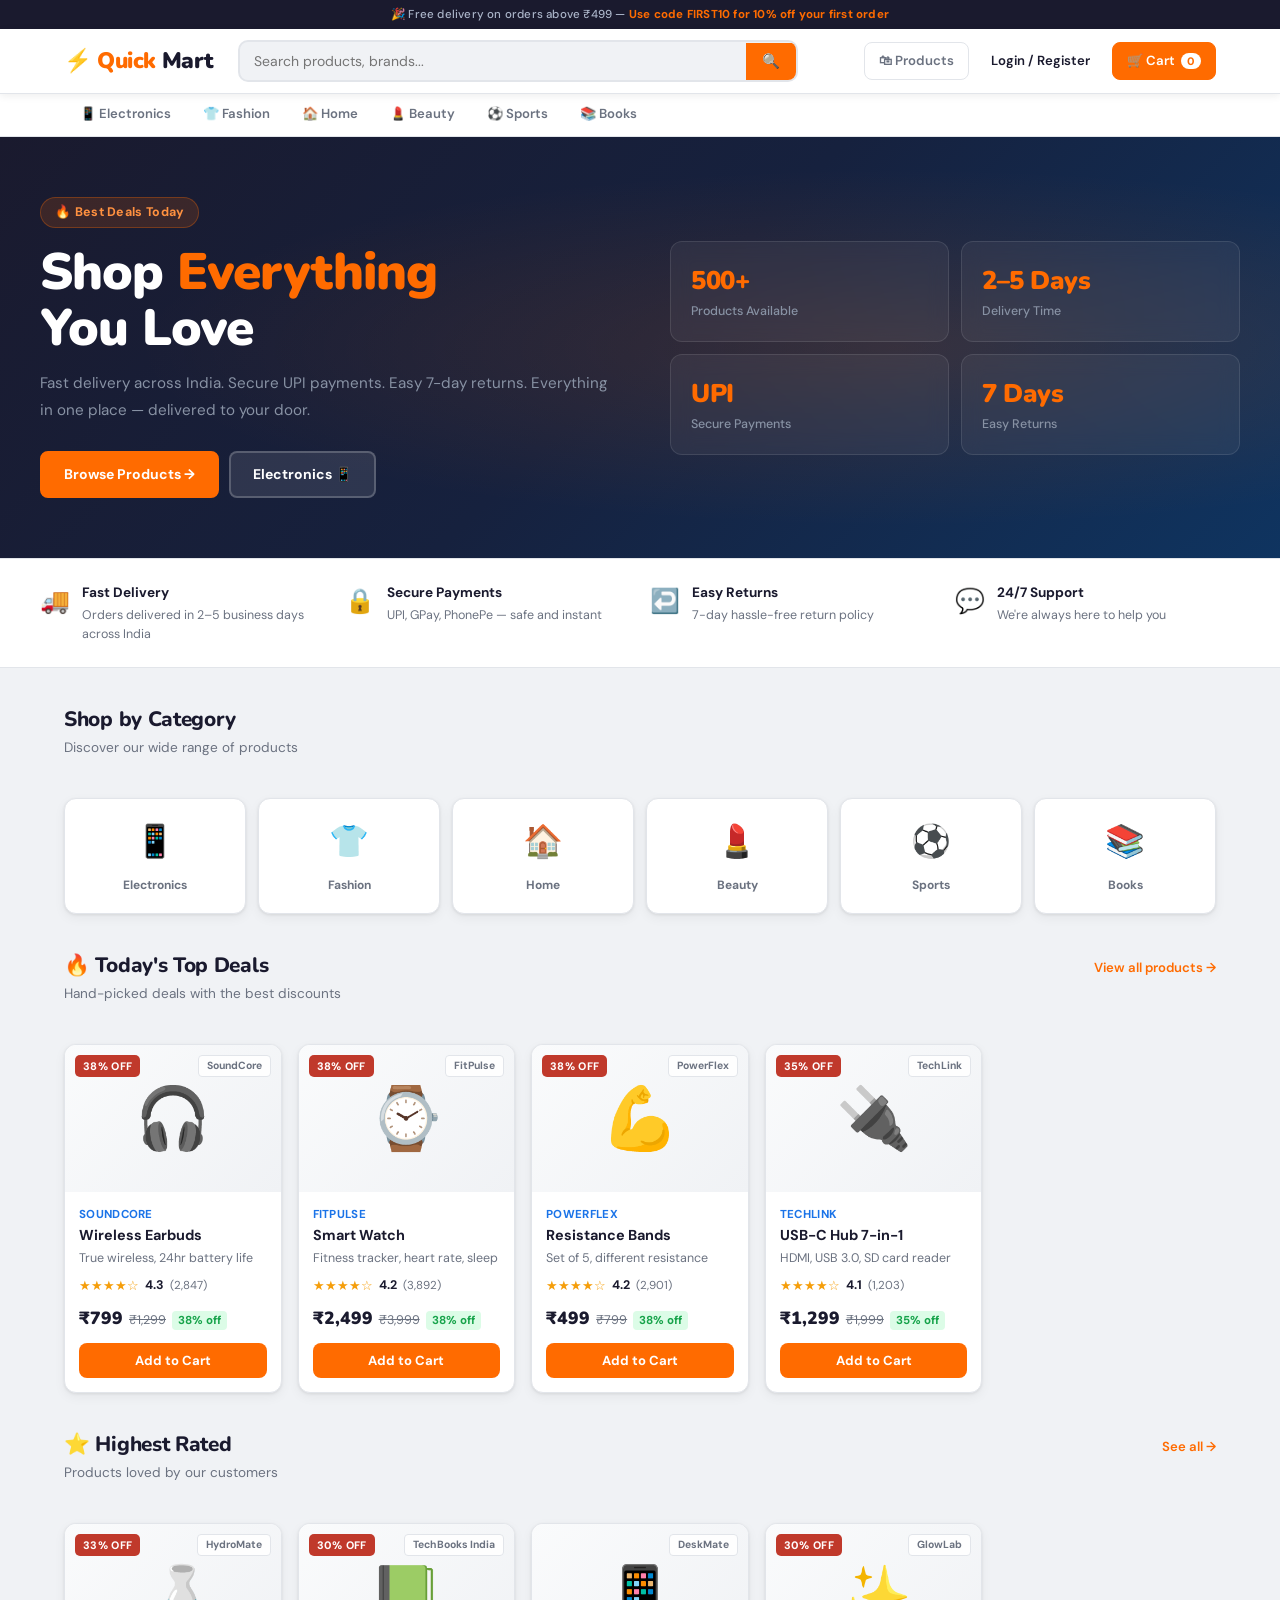
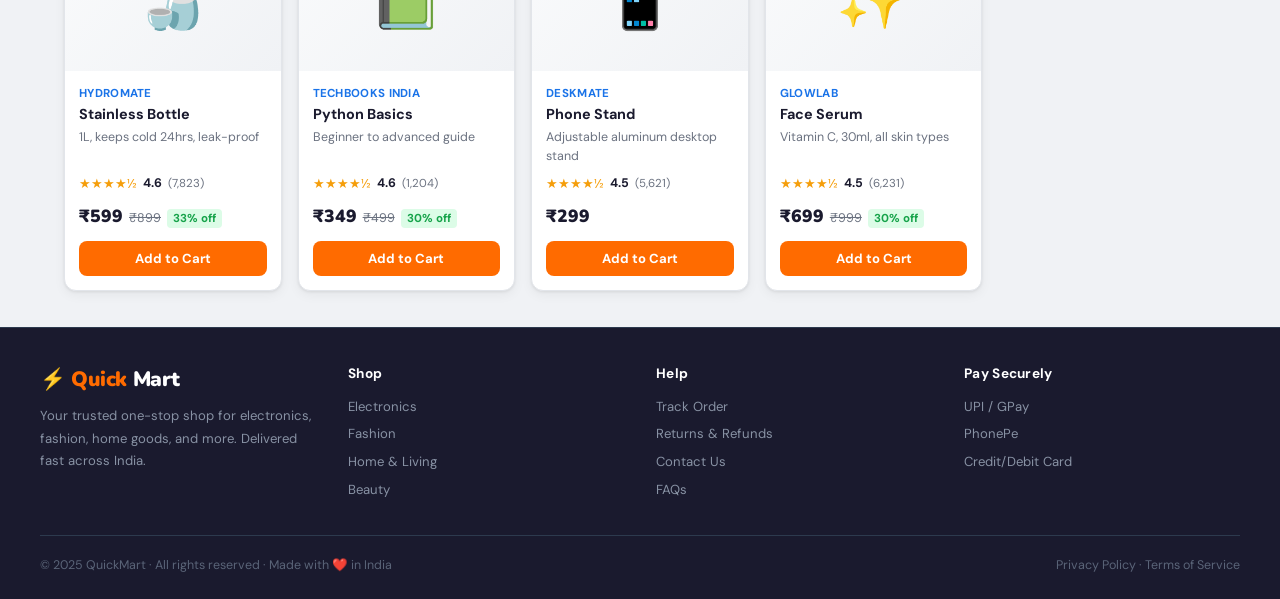
<file: index.html>
<!DOCTYPE html>
<html lang="en">
<head>
  <meta charset="UTF-8">
  <meta name="viewport" content="width=device-width, initial-scale=1.0">
  <title>QuickMart — Shop Smart, Delivered Fast</title>
  <link rel="preconnect" href="https://fonts.googleapis.com">
  <link href="https://fonts.googleapis.com/css2?family=Nunito:wght@400;500;600;700;800;900&family=DM+Sans:wght@400;500;600;700&display=swap" rel="stylesheet">
  <link rel="stylesheet" href="style.css">
</head>
<body>

<div class="topbar">🎉 Free delivery on orders above ₹499 — <span>Use code FIRST10 for 10% off your first order</span></div>

<nav>
  <div class="nav-inner">
    <a href="index.html" class="logo">⚡ Quick<span class="logo-dot">Mart</span></a>
    <div class="nav-search">
      <input type="text" placeholder="Search products, brands..." id="navSearch">
      <button onclick="navSearchGo()">🔍</button>
    </div>
    <div class="nav-actions" id="nav-actions">
      <a href="products.html" class="nav-btn">🛍 Products</a>
      <a href="cart.html" class="nav-btn cart">🛒 Cart <span class="badge" id="nav-count">0</span></a>
    </div>
  </div>
</nav>

<div class="cat-nav">
  <div class="cat-nav-inner">
    <a href="products.html?cat=electronics" class="cat-nav-link">📱 Electronics</a>
    <a href="products.html?cat=fashion" class="cat-nav-link">👕 Fashion</a>
    <a href="products.html?cat=home" class="cat-nav-link">🏠 Home</a>
    <a href="products.html?cat=beauty" class="cat-nav-link">💄 Beauty</a>
    <a href="products.html?cat=sports" class="cat-nav-link">⚽ Sports</a>
    <a href="products.html?cat=books" class="cat-nav-link">📚 Books</a>
  </div>
</div>

<!-- HERO -->
<section class="hero">
  <div class="hero-inner">
    <div class="hero-content">
      <div class="hero-tag">🔥 Best Deals Today</div>
      <h1>Shop <em>Everything</em><br>You Love</h1>
      <p>Fast delivery across India. Secure UPI payments. Easy 7-day returns. Everything in one place — delivered to your door.</p>
      <div class="hero-btns">
        <a href="products.html" class="btn-primary">Browse Products →</a>
        <a href="products.html?cat=electronics" class="btn-ghost">Electronics 📱</a>
      </div>
    </div>
    <div class="stat-cards">
      <div class="stat-card"><div class="num">500+</div><div class="lbl">Products Available</div></div>
      <div class="stat-card"><div class="num">2–5 Days</div><div class="lbl">Delivery Time</div></div>
      <div class="stat-card"><div class="num">UPI</div><div class="lbl">Secure Payments</div></div>
      <div class="stat-card"><div class="num">7 Days</div><div class="lbl">Easy Returns</div></div>
    </div>
  </div>
</section>

<!-- TRUST BAR -->
<div class="trust-bar">
  <div class="trust-inner">
    <div class="trust-item"><div class="trust-icon">🚚</div><div><h4>Fast Delivery</h4><p>Orders delivered in 2–5 business days across India</p></div></div>
    <div class="trust-item"><div class="trust-icon">🔒</div><div><h4>Secure Payments</h4><p>UPI, GPay, PhonePe — safe and instant</p></div></div>
    <div class="trust-item"><div class="trust-icon">↩️</div><div><h4>Easy Returns</h4><p>7-day hassle-free return policy</p></div></div>
    <div class="trust-item"><div class="trust-icon">💬</div><div><h4>24/7 Support</h4><p>We're always here to help you</p></div></div>
  </div>
</div>

<!-- CATEGORIES -->
<section class="section">
  <div class="section-head">
    <div>
      <div class="section-title">Shop by Category</div>
      <div class="section-sub">Discover our wide range of products</div>
    </div>
  </div>
  <div class="cat-strip">
    <a href="products.html?cat=electronics" class="cat-strip-card"><span class="icon">📱</span><span class="name">Electronics</span></a>
    <a href="products.html?cat=fashion" class="cat-strip-card"><span class="icon">👕</span><span class="name">Fashion</span></a>
    <a href="products.html?cat=home" class="cat-strip-card"><span class="icon">🏠</span><span class="name">Home</span></a>
    <a href="products.html?cat=beauty" class="cat-strip-card"><span class="icon">💄</span><span class="name">Beauty</span></a>
    <a href="products.html?cat=sports" class="cat-strip-card"><span class="icon">⚽</span><span class="name">Sports</span></a>
    <a href="products.html?cat=books" class="cat-strip-card"><span class="icon">📚</span><span class="name">Books</span></a>
  </div>
</section>

<!-- FEATURED -->
<section class="section" style="padding-top:0">
  <div class="section-head">
    <div>
      <div class="section-title">🔥 Today's Top Deals</div>
      <div class="section-sub">Hand-picked deals with the best discounts</div>
    </div>
    <a href="products.html" class="section-link">View all products →</a>
  </div>
  <div class="product-grid" id="featuredGrid"></div>
</section>

<!-- TRENDING -->
<section class="section" style="padding-top:0">
  <div class="section-head">
    <div>
      <div class="section-title">⭐ Highest Rated</div>
      <div class="section-sub">Products loved by our customers</div>
    </div>
    <a href="products.html" class="section-link">See all →</a>
  </div>
  <div class="product-grid" id="topRatedGrid"></div>
</section>

<footer>
  <div class="footer-inner">
    <div class="footer-brand">
      <div class="logo">⚡ Quick<span style="color:#fff">Mart</span></div>
      <p>Your trusted one-stop shop for electronics, fashion, home goods, and more. Delivered fast across India.</p>
    </div>
    <div class="footer-col"><h4>Shop</h4><a href="products.html?cat=electronics">Electronics</a><a href="products.html?cat=fashion">Fashion</a><a href="products.html?cat=home">Home & Living</a><a href="products.html?cat=beauty">Beauty</a></div>
    <div class="footer-col"><h4>Help</h4><a href="#">Track Order</a><a href="#">Returns & Refunds</a><a href="#">Contact Us</a><a href="#">FAQs</a></div>
    <div class="footer-col"><h4>Pay Securely</h4><a href="#">UPI / GPay</a><a href="#">PhonePe</a><a href="#">Credit/Debit Card</a></div>
  </div>
  <div class="footer-bottom">
    <p>© 2025 QuickMart · All rights reserved · Made with ❤️ in India</p>
    <p>Privacy Policy · Terms of Service</p>
  </div>
</footer>

<script src="products-data.js"></script>
<script src="qm-shared.js?v=2"></script>
<script>
  // Apply site settings from backend (in-memory cache via getSettings)
  (async function(){
    try {
      const s = await getSettings();
      if(s && s.topbar) document.querySelector('.topbar').innerHTML = s.topbar;
    } catch(e) {}
  })();
</script>
<script>
  function starsHTML(n) {
    n = parseFloat(n)||0;
    const full = Math.floor(n), half = n % 1 >= 0.5;
    let s = '';
    for (let i = 0; i < full; i++) s += '★';
    if (half) s += '½';
    for (let i = 0; i < (5-full-(half?1:0)); i++) s += '☆';
    return s;
  }
  function discountPct(p) {
    if (!p.mrp || p.mrp <= p.price) return 0;
    return Math.round((p.mrp - p.price) / p.mrp * 100);
  }
  function productCardHTML(p) {
    const disc = discountPct(p);
    const hasImg = p.images && p.images.some(img => img && img.startsWith('data:'));
    const imgHTML = hasImg ? `<img src="${p.images.find(img=>img.startsWith('data:'))}" style="width:100%;height:100%;object-fit:cover;border-radius:12px">` : (p.emoji||'📦');
    return `<a href="product.html?id=${p.id}" class="product-card">
      <div class="product-img">
        ${disc > 0 ? `<div class="discount-badge">${disc}% OFF</div>` : ''}
        <span class="brand-badge">${p.brand}</span>
        ${imgHTML}
      </div>
      <div class="product-body">
        <div class="product-brand">${p.brand}</div>
        <h3>${p.name}</h3>
        <p class="product-desc">${p.desc}</p>
        <div class="rating-row">
          <span class="stars">${starsHTML(p.rating)}</span>
          <span class="rating-num">${p.rating}</span>
          <span class="rating-count">(${(p.reviewCount||0).toLocaleString()})</span>
        </div>
        <div class="price-row">
          <span class="price">₹${p.price.toLocaleString()}</span>
          ${disc > 0 ? `<span class="mrp">₹${p.mrp.toLocaleString()}</span><span class="you-save">${disc}% off</span>` : ''}
        </div>
        <button class="btn-add" onclick="event.preventDefault();addToCart(${p.id},this,window._products)">Add to Cart</button>
      </div>
    </a>`;
  }

  async function loadHomePage() {
    // Apply settings
    try {
      const s = await getSettings();
      if (s.topbar) document.querySelector('.topbar').innerHTML = s.topbar;
    } catch(e) {}

    const products = await getAllProducts();
    window._products = products;

    const featured = [...products].sort((a,b) => discountPct(b)-discountPct(a)).slice(0,4);
    document.getElementById('featuredGrid').innerHTML = featured.map(productCardHTML).join('') || '<p style="color:var(--muted)">No products yet.</p>';

    const topRated = [...products].sort((a,b) => b.rating-a.rating).slice(0,4);
    document.getElementById('topRatedGrid').innerHTML = topRated.map(productCardHTML).join('') || '<p style="color:var(--muted)">No products yet.</p>';
  }

  initNav();
  updateBadge();
  loadHomePage();
</script>
</body>
</html>
</file>
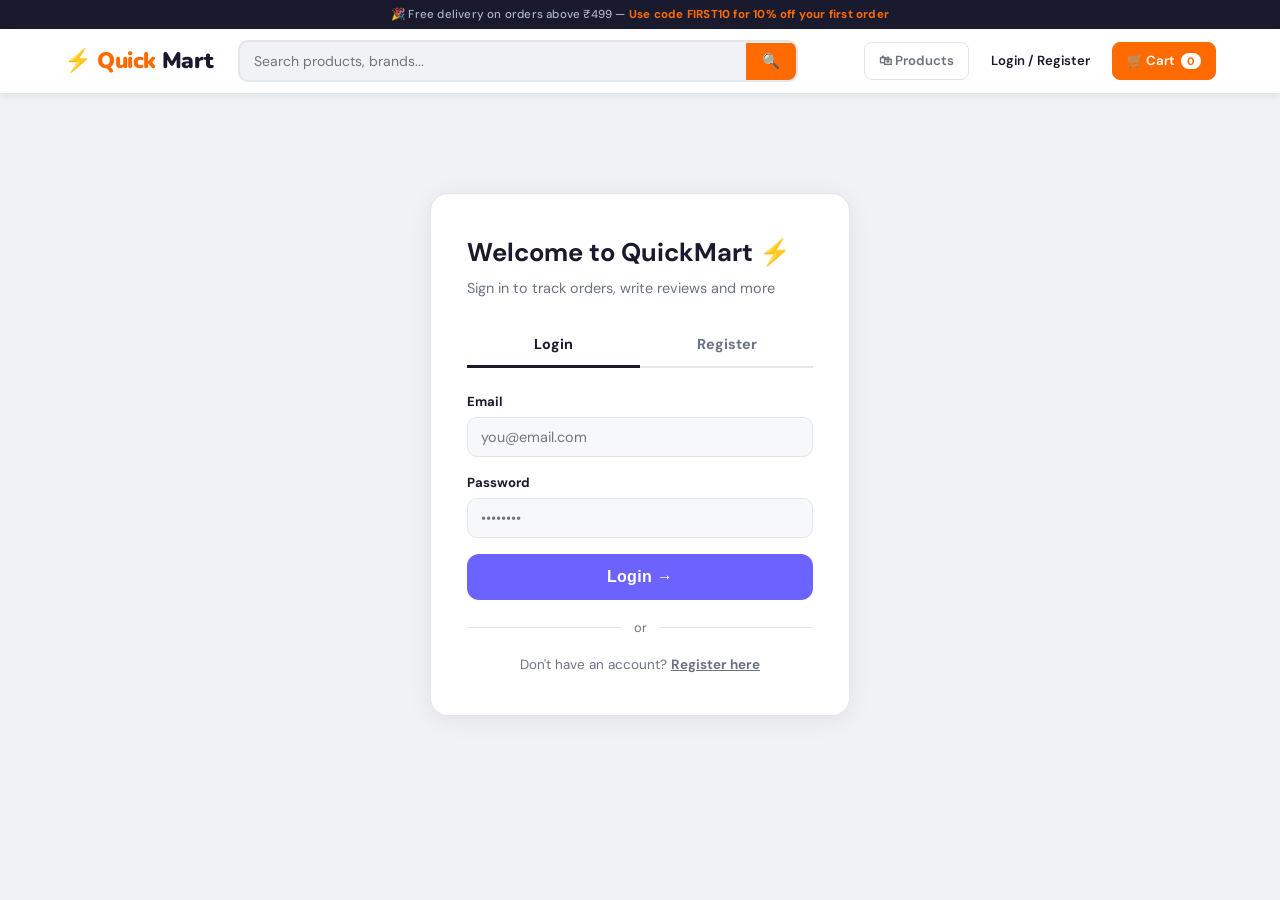
<file: admin.html>
<!DOCTYPE html>
<html lang="en">
<head>
  <meta charset="UTF-8">
  <meta name="viewport" content="width=device-width, initial-scale=1.0">
  <title>Admin Panel — QuickMart</title>
  <link rel="preconnect" href="https://fonts.googleapis.com">
  <link href="https://fonts.googleapis.com/css2?family=Nunito:wght@400;500;600;700;800;900&family=DM+Sans:wght@400;500;600;700&display=swap" rel="stylesheet">
  <link rel="stylesheet" href="style.css">
</head>
<body>
<div class="topbar">🛠 QuickMart Admin Panel — <span>All data synced to Google Sheets</span></div>
<nav>
  <div class="nav-inner">
    <a href="index.html" class="logo">⚡ Quick<span class="logo-dot">Mart</span></a>
    <div class="nav-search"><input type="text" placeholder="Search..." id="navSearch"><button onclick="navSearchGo()">🔍</button></div>
    <div class="nav-actions" id="nav-actions">
      <a href="products.html" class="nav-btn">🛍 Products</a>
      <a href="cart.html" class="nav-btn cart">🛒 Cart <span class="badge" id="nav-count">0</span></a>
    </div>
  </div>
</nav>

<div class="admin-layout">
  <div class="admin-sidebar">
    <h3>Dashboard</h3>
    <button class="sidebar-link active" onclick="showSection('dashboard',this)">📊 Overview</button>
    <h3>Catalog</h3>
    <button class="sidebar-link" onclick="showSection('products',this)">📦 Products</button>
    <button class="sidebar-link" onclick="showSection('addproduct',this)">➕ Add Product</button>
    <h3>Customers</h3>
    <button class="sidebar-link" onclick="showSection('orders',this)">🧾 Orders</button>
    <button class="sidebar-link" onclick="showSection('users',this)">👥 Users</button>
    <h3>Settings</h3>
    <button class="sidebar-link" onclick="showSection('locations',this)">📍 Delivery Zones</button>
    <button class="sidebar-link" onclick="showSection('settings',this)">⚙️ Site Settings</button>
    <br>
    <button class="sidebar-link" onclick="doLogout()" style="color:#ff6b6b">🚪 Logout</button>
  </div>

  <div class="admin-main">

    <!-- DASHBOARD -->
    <div class="admin-section active" id="sec-dashboard">
      <h1 style="margin-bottom:20px">Dashboard <span style="font-size:.8rem;color:var(--muted);font-weight:500">← data from Google Sheets</span></h1>
      <div class="stat-grid" id="dashStats"><div style="color:var(--muted);padding:20px">Loading…</div></div>
      <div class="admin-card"><h2>Recent Orders</h2><div id="recentOrders"><div style="color:var(--muted)">Loading…</div></div></div>
    </div>

    <!-- PRODUCTS LIST -->
    <div class="admin-section" id="sec-products">
      <div style="display:flex;justify-content:space-between;align-items:center;margin-bottom:20px">
        <h1>Products</h1>
        <button class="btn-sm primary" onclick="showSection('addproduct', document.querySelectorAll('.sidebar-link')[2])">➕ Add New</button>
      </div>
      <div class="admin-card" style="padding:0;overflow:hidden">
        <table class="admin-table">
          <thead><tr><th>ID</th><th>Image</th><th>Name</th><th>Category</th><th>Price</th><th>Actions</th></tr></thead>
          <tbody id="productsBody"><tr><td colspan="6" style="text-align:center;padding:24px;color:var(--muted)">Loading…</td></tr></tbody>
        </table>
      </div>
    </div>

    <!-- ADD / EDIT PRODUCT -->
    <div class="admin-section" id="sec-addproduct">
      <h1 id="formTitle" style="margin-bottom:20px">Add Product</h1>
      <div class="admin-card" style="max-width:680px">
        <div style="display:grid;grid-template-columns:1fr 1fr;gap:14px">
          <div class="form-group" style="grid-column:1/-1"><label>Product Name *</label><input type="text" id="fp-name" placeholder="e.g. Wireless Earbuds"></div>
          <div class="form-group"><label>Brand *</label><input type="text" id="fp-brand" placeholder="e.g. SoundCore"></div>
          <div class="form-group"><label>Category *</label>
            <select id="fp-cat">
              <option value="electronics">📱 Electronics</option>
              <option value="fashion">👕 Fashion</option>
              <option value="home">🏠 Home</option>
              <option value="beauty">💄 Beauty</option>
              <option value="sports">⚽ Sports</option>
              <option value="books">📚 Books</option>
            </select>
          </div>
          <div class="form-group"><label>Selling Price (₹) *</label><input type="number" id="fp-price" placeholder="799"></div>
          <div class="form-group"><label>MRP / Original Price (₹)</label><input type="number" id="fp-mrp" placeholder="1299"></div>
          <div class="form-group"><label>Emoji (fallback icon)</label><input type="text" id="fp-emoji" placeholder="🎧" maxlength="4"></div>
          <div class="form-group"><label>Delivery Days</label><input type="number" id="fp-delivery" placeholder="3" min="1" max="30"></div>
          <div class="form-group" style="grid-column:1/-1"><label>Short Description *</label><input type="text" id="fp-desc" placeholder="e.g. True wireless, 24hr battery life"></div>
          <div class="form-group" style="grid-column:1/-1"><label>Key Highlights (one per line)</label><textarea id="fp-highlights" rows="4" placeholder="True wireless with Bluetooth 5.3&#10;24-hour total battery life&#10;IPX5 water resistant"></textarea></div>
          <div class="form-group" style="grid-column:1/-1"><label>Available Colors (comma separated)</label><input type="text" id="fp-colors" placeholder="Midnight Black, Pearl White, Coral Pink"></div>
          <div class="form-group" style="grid-column:1/-1">
            <label>Product Images</label>
            <div class="upload-zone" onclick="document.getElementById('fp-imgs').click()">
              <input type="file" id="fp-imgs" accept="image/*" multiple onchange="previewImages(this)">
              <div>📷 Click to upload product photos</div>
              <small style="color:var(--muted)">JPG, PNG, WEBP — multiple allowed</small>
            </div>
            <div class="img-preview-grid" id="imgPreviewGrid"></div>
          </div>
        </div>
        <div id="fp-err" class="auth-err" style="margin-top:8px"></div>
        <div id="fp-ok"  class="auth-ok"  style="margin-top:8px"></div>
        <input type="hidden" id="fp-edit-id">
        <button class="btn-full" id="saveProductBtn" style="margin-top:16px" onclick="saveProductForm()">💾 Save Product to Google Sheets</button>
      </div>
    </div>

    <!-- ORDERS -->
    <div class="admin-section" id="sec-orders">
      <h1 style="margin-bottom:20px">All Orders</h1>
      <div class="admin-card" style="padding:0;overflow:hidden">
        <table class="admin-table">
          <thead><tr><th>Order ID</th><th>Customer</th><th>Items</th><th>Total</th><th>Payment</th><th>Status</th><th>Time</th></tr></thead>
          <tbody id="ordersBody"><tr><td colspan="7" style="text-align:center;padding:24px;color:var(--muted)">Loading…</td></tr></tbody>
        </table>
      </div>
    </div>

    <!-- USERS -->
    <div class="admin-section" id="sec-users">
      <h1 style="margin-bottom:20px">Registered Users</h1>
      <div class="admin-card" style="padding:0;overflow:hidden">
        <table class="admin-table">
          <thead><tr><th>Name</th><th>Email</th><th>Role</th><th>Joined</th><th>Actions</th></tr></thead>
          <tbody id="usersBody"><tr><td colspan="5" style="text-align:center;padding:24px;color:var(--muted)">Loading…</td></tr></tbody>
        </table>
      </div>
    </div>

    <!-- DELIVERY ZONES -->
    <div class="admin-section" id="sec-locations">
      <h1 style="margin-bottom:20px">Delivery Zones</h1>
      <div class="admin-card" style="max-width:560px">
        <p style="color:var(--muted);margin-bottom:16px;font-size:.88rem">Cities you deliver to. Customers outside these see a warning and cannot order.</p>
        <div class="form-group"><label>Serviceable Cities (one per line)</label><textarea id="zonesInput" rows="8" placeholder="Hyderabad&#10;Secunderabad&#10;Bangalore&#10;Mumbai"></textarea></div>
        <button class="btn-full" id="zonesBtn" onclick="saveZonesForm()">💾 Save to Google Sheets</button>
        <div id="zonesOk" class="auth-ok" style="margin-top:10px"></div>
      </div>
    </div>

    <!-- SETTINGS -->
    <div class="admin-section" id="sec-settings">
      <h1 style="margin-bottom:20px">Site Settings</h1>
      <div class="admin-card" style="max-width:560px">
        <div class="form-group"><label>UPI ID for Payments</label><input type="text" id="set-upi" placeholder="yourname@upi"></div>
        <div class="form-group"><label>Store Name</label><input type="text" id="set-name" placeholder="QuickMart"></div>
        <div class="form-group"><label>Topbar Announcement</label><input type="text" id="set-topbar" placeholder="🎉 Free delivery on orders above ₹499"></div>
        <div class="form-group"><label>Free Delivery Above (₹)</label><input type="number" id="set-free-del" placeholder="499"></div>
        <button class="btn-full" id="settingsBtn" onclick="saveSettingsForm()">💾 Save to Google Sheets</button>
        <div id="settingsOk" class="auth-ok" style="margin-top:10px"></div>
      </div>
    </div>

  </div>
</div>

<script src="products-data.js"></script>
<script src="qm-shared.js?v=2"></script>
<script>
  if (!isAdmin()) window.location.href = 'login.html';

  let uploadedImages = [];
  let cachedProducts = [];

  function showSection(name, btn) {
    document.querySelectorAll('.admin-section').forEach(s => s.classList.remove('active'));
    document.getElementById('sec-' + name).classList.add('active');
    if (btn) { document.querySelectorAll('.sidebar-link').forEach(l => l.classList.remove('active')); btn.classList.add('active'); }
    const loaders = { dashboard:'renderDashboard', products:'renderProductsTable', orders:'renderOrdersTable', users:'renderUsersTable', locations:'loadZones', settings:'loadSettings', addproduct:'resetForm' };
    if (loaders[name]) window[loaders[name]]();
  }

  // ── DASHBOARD ──────────────────────────────────────────────
  async function renderDashboard() {
    document.getElementById('dashStats').innerHTML = '<div style="color:var(--muted);padding:20px">Loading from Google Sheets…</div>';
    const [productsData, orders, users] = await Promise.all([getAllProducts(), getAllOrders(), getAllUsers()]);
    cachedProducts = productsData;
    const revenue = orders.reduce((a,o) => a + (o.total||0), 0);
    document.getElementById('dashStats').innerHTML = `
      <div class="stat-box"><div class="num">${productsData.length}</div><div class="lbl">Products</div></div>
      <div class="stat-box"><div class="num">${orders.length}</div><div class="lbl">Orders</div></div>
      <div class="stat-box"><div class="num">${users.length}</div><div class="lbl">Customers</div></div>
      <div class="stat-box"><div class="num">₹${revenue.toLocaleString()}</div><div class="lbl">Revenue</div></div>`;
    const recent = orders.slice(-5).reverse();
    document.getElementById('recentOrders').innerHTML = recent.length ? recent.map(o => `
      <div style="display:flex;justify-content:space-between;padding:12px 0;border-top:1px solid var(--border);font-size:.85rem">
        <div><strong>#${o.orderId}</strong> · ${o.name}<br><span style="color:var(--muted)">${o.time}</span></div>
        <div style="text-align:right"><strong>₹${o.total?.toLocaleString()}</strong><br><span class="badge-order">${(o.payment||'').toUpperCase()}</span></div>
      </div>`).join('') : '<p style="color:var(--muted);font-size:.85rem">No orders yet.</p>';
  }

  // ── PRODUCTS TABLE ─────────────────────────────────────────
  async function renderProductsTable() {
    document.getElementById('productsBody').innerHTML = '<tr><td colspan="6" style="text-align:center;padding:24px;color:var(--muted)">Loading from Google Sheets…</td></tr>';
    cachedProducts = await getAllProducts();
    document.getElementById('productsBody').innerHTML = cachedProducts.length ? cachedProducts.map(p => {
      const hasImg = p.images && p.images.some(img => img && img.startsWith('data:'));
      return `<tr>
        <td style="color:var(--muted);font-size:.78rem">#${p.id}</td>
        <td>${hasImg ? `<img src="${p.images.find(i=>i.startsWith('data:'))}" style="width:44px;height:44px;object-fit:cover;border-radius:8px">` : `<span style="font-size:1.6rem">${p.emoji||'📦'}</span>`}</td>
        <td><strong>${p.name}</strong><br><span style="font-size:.75rem;color:var(--muted)">${p.brand}</span></td>
        <td><span style="background:#f0f4ff;color:#4c6ef5;padding:3px 9px;border-radius:50px;font-size:.75rem;font-weight:700">${p.category}</span></td>
        <td><strong>₹${p.price.toLocaleString()}</strong>${p.mrp>p.price?`<br><span style="text-decoration:line-through;color:var(--muted);font-size:.75rem">₹${p.mrp?.toLocaleString()}</span>`:''}</td>
        <td>
          <button class="btn-sm" onclick="editProduct(${p.id})">✏️ Edit</button>
          <button class="btn-sm danger" onclick="deleteProductBtn(${p.id})" style="margin-left:4px">🗑 Delete</button>
        </td>
      </tr>`;
    }).join('') : '<tr><td colspan="6" style="text-align:center;padding:24px;color:var(--muted)">No products yet. Add one!</td></tr>';
  }

  // ── ADD / EDIT PRODUCT ─────────────────────────────────────
  function resetForm() {
    document.getElementById('formTitle').textContent = 'Add Product';
    document.getElementById('fp-edit-id').value = '';
    ['fp-name','fp-brand','fp-desc','fp-price','fp-mrp','fp-emoji','fp-delivery','fp-highlights','fp-colors'].forEach(id => document.getElementById(id).value = '');
    uploadedImages = [];
    document.getElementById('imgPreviewGrid').innerHTML = '';
    document.getElementById('fp-err').style.display = 'none';
    document.getElementById('fp-ok').style.display  = 'none';
    document.getElementById('saveProductBtn').textContent = '💾 Save Product to Google Sheets';
    document.getElementById('saveProductBtn').disabled = false;
  }

  async function editProduct(id) {
    if (!cachedProducts.length) {
      cachedProducts = await getAllProducts();
    }
    const p = cachedProducts.find(x => x.id == id);
    if (!p) { alert('Error: Product not found'); return; }
    showSection('addproduct', document.querySelectorAll('.sidebar-link')[2]);
    document.getElementById('formTitle').textContent = 'Edit Product';
    document.getElementById('fp-edit-id').value = id;
    document.getElementById('fp-name').value      = p.name;
    document.getElementById('fp-brand').value     = p.brand;
    document.getElementById('fp-cat').value       = p.category;
    document.getElementById('fp-price').value     = p.price;
    document.getElementById('fp-mrp').value       = p.mrp || '';
    document.getElementById('fp-emoji').value     = p.emoji || '';
    document.getElementById('fp-desc').value      = p.desc;
    document.getElementById('fp-delivery').value  = p.deliveryDays || 3;
    document.getElementById('fp-highlights').value= (p.highlights||[]).join('\n');
    document.getElementById('fp-colors').value    = (p.colors||[]).join(', ');
    uploadedImages = (p.images||[]).filter(img => img && img.startsWith('data:'));
    renderImagePreviews();
  }

  function previewImages(input) {
    const files = Array.from(input.files);
    let loaded = 0;
    files.forEach(file => {
      const reader = new FileReader();
      reader.onload = e => {
        uploadedImages.push(e.target.result);
        loaded++;
        if (loaded === files.length) renderImagePreviews();
      };
      reader.readAsDataURL(file);
    });
  }

  function renderImagePreviews() {
    document.getElementById('imgPreviewGrid').innerHTML = uploadedImages.map((src, i) =>
      `<div class="img-preview-item"><img src="${src}"><button class="remove-img" onclick="removeImg(${i})">✕</button></div>`).join('');
  }

  function removeImg(i) { uploadedImages.splice(i, 1); renderImagePreviews(); }

  async function saveProductForm() {
    const name     = document.getElementById('fp-name').value.trim();
    const brand    = document.getElementById('fp-brand').value.trim();
    const cat      = document.getElementById('fp-cat').value;
    const price    = parseInt(document.getElementById('fp-price').value);
    const mrp      = parseInt(document.getElementById('fp-mrp').value) || price;
    const emoji    = document.getElementById('fp-emoji').value.trim() || '📦';
    const desc     = document.getElementById('fp-desc').value.trim();
    const delivery = parseInt(document.getElementById('fp-delivery').value) || 3;
    const highlights = document.getElementById('fp-highlights').value.split('\n').map(s=>s.trim()).filter(Boolean);
    const colors   = document.getElementById('fp-colors').value.split(',').map(s=>s.trim()).filter(Boolean);
    const editId   = document.getElementById('fp-edit-id').value;
    const err = document.getElementById('fp-err'), ok = document.getElementById('fp-ok');

    if (!name || !brand || !desc || !price) { err.textContent='⚠ Please fill Name, Brand, Description and Price.'; err.style.display='block'; return; }
    err.style.display = 'none';

    const btn = document.getElementById('saveProductBtn');
    btn.disabled = true; btn.textContent = 'Saving to Google Sheets…';

    const data = { name, brand, category: cat, price, mrp, emoji, desc, deliveryDays: delivery, highlights, colors, images: uploadedImages };
    if (editId) data.id = parseInt(editId);

    const res = await saveProductRemote(data);
    btn.disabled = false; btn.textContent = '💾 Save Product to Google Sheets';

    if (res.ok) {
      ok.textContent = editId ? '✓ Product updated in Google Sheets!' : '✓ Product added to Google Sheets!';
      ok.style.display = 'block';
      clearProductCache();
      setTimeout(() => { ok.style.display='none'; showSection('products', document.querySelectorAll('.sidebar-link')[1]); }, 1800);
    } else {
      err.textContent = '⚠ ' + (res.msg||'Error saving product'); err.style.display = 'block';
    }
  }

  async function deleteProductBtn(id) {
    if (!confirm('Delete this product from Google Sheets? Cannot be undone.')) return;
    const res = await deleteProductRemote(id);
    if (res.ok) renderProductsTable();
    else alert('Error: ' + res.msg);
  }

  // ── ORDERS TABLE ───────────────────────────────────────────
  async function renderOrdersTable() {
    document.getElementById('ordersBody').innerHTML = '<tr><td colspan="7" style="text-align:center;padding:24px;color:var(--muted)">Loading from Google Sheets…</td></tr>';
    const orders = await getAllOrders();
    document.getElementById('ordersBody').innerHTML = orders.length ? orders.slice().reverse().map(o => `
      <tr>
        <td><strong>#${o.orderId}</strong></td>
        <td>${o.name}<br><small style="color:var(--muted)">${o.phone}</small></td>
        <td>${(o.cart||[]).map(i=>`${i.emoji||'📦'} ${i.name} ×${i.qty}`).join('<br>')}</td>
        <td><strong>₹${(o.total||0).toLocaleString()}</strong></td>
        <td><span class="badge-order">${(o.payment||'').toUpperCase()}</span></td>
        <td><span style="background:#f0fff4;color:#276749;padding:3px 9px;border-radius:50px;font-size:.72rem;font-weight:700">${o.status||'Placed'}</span></td>
        <td style="font-size:.78rem;color:var(--muted)">${o.time}</td>
      </tr>`).join('') : '<tr><td colspan="7" style="text-align:center;padding:24px;color:var(--muted)">No orders yet.</td></tr>';
  }

  // ── USERS TABLE ────────────────────────────────────────────
  async function renderUsersTable() {
    document.getElementById('usersBody').innerHTML = '<tr><td colspan="5" style="text-align:center;padding:24px;color:var(--muted)">Loading from Google Sheets…</td></tr>';
    const users = await getAllUsers();
    document.getElementById('usersBody').innerHTML = users.length ? users.map(u => `
      <tr>
        <td><strong>${u.name}</strong></td>
        <td>${u.email}</td>
        <td><span class="badge-role ${u.role==='admin'?'badge-admin':'badge-customer'}">${u.role}</span></td>
        <td style="font-size:.78rem;color:var(--muted)">${u.joinedAt ? new Date(u.joinedAt).toLocaleDateString('en-IN') : '—'}</td>
        <td><button class="btn-sm danger" onclick="deleteUserBtn('${u.id}')">🗑 Remove</button></td>
      </tr>`).join('') : '<tr><td colspan="5" style="text-align:center;padding:24px;color:var(--muted)">No registered users yet.</td></tr>';
  }

  async function deleteUserBtn(id) {
    if (!confirm('Remove this user from Google Sheets?')) return;
    await deleteUserRemote(id);
    renderUsersTable();
  }

  // ── ZONES ──────────────────────────────────────────────────
  async function loadZones() {
    const zones = await getZones();
    document.getElementById('zonesInput').value = zones.join('\n');
  }

  async function saveZonesForm() {
    const zones = document.getElementById('zonesInput').value.split('\n').map(s=>s.trim()).filter(Boolean);
    const btn = document.getElementById('zonesBtn');
    btn.disabled = true; btn.textContent = 'Saving…';
    await saveZonesRemote(zones);
    btn.disabled = false; btn.textContent = '💾 Save to Google Sheets';
    const ok = document.getElementById('zonesOk');
    ok.textContent = `✓ Saved ${zones.length} delivery zones to Google Sheets.`;
    ok.style.display = 'block';
    setTimeout(() => ok.style.display='none', 2500);
  }

  // ── SETTINGS ──────────────────────────────────────────────
  async function loadSettings() {
    const s = await getSettings();
    document.getElementById('set-upi').value     = s.upi     || '';
    document.getElementById('set-name').value    = s.name    || 'QuickMart';
    document.getElementById('set-topbar').value  = s.topbar  || '';
    document.getElementById('set-free-del').value= s.freeDel || 499;
  }

  async function saveSettingsForm() {
    const btn = document.getElementById('settingsBtn');
    btn.disabled = true; btn.textContent = 'Saving…';
    await saveSettingsRemote({
      upi    : document.getElementById('set-upi').value.trim(),
      name   : document.getElementById('set-name').value.trim(),
      topbar : document.getElementById('set-topbar').value.trim(),
      freeDel: document.getElementById('set-free-del').value
    });
    btn.disabled = false; btn.textContent = '💾 Save to Google Sheets';
    const ok = document.getElementById('settingsOk');
    ok.textContent = '✓ Settings saved to Google Sheets!';
    ok.style.display = 'block';
    setTimeout(() => ok.style.display='none', 2000);
  }

  initNav(); updateBadge(); renderDashboard();
</script>
</body>
</html>
</file>
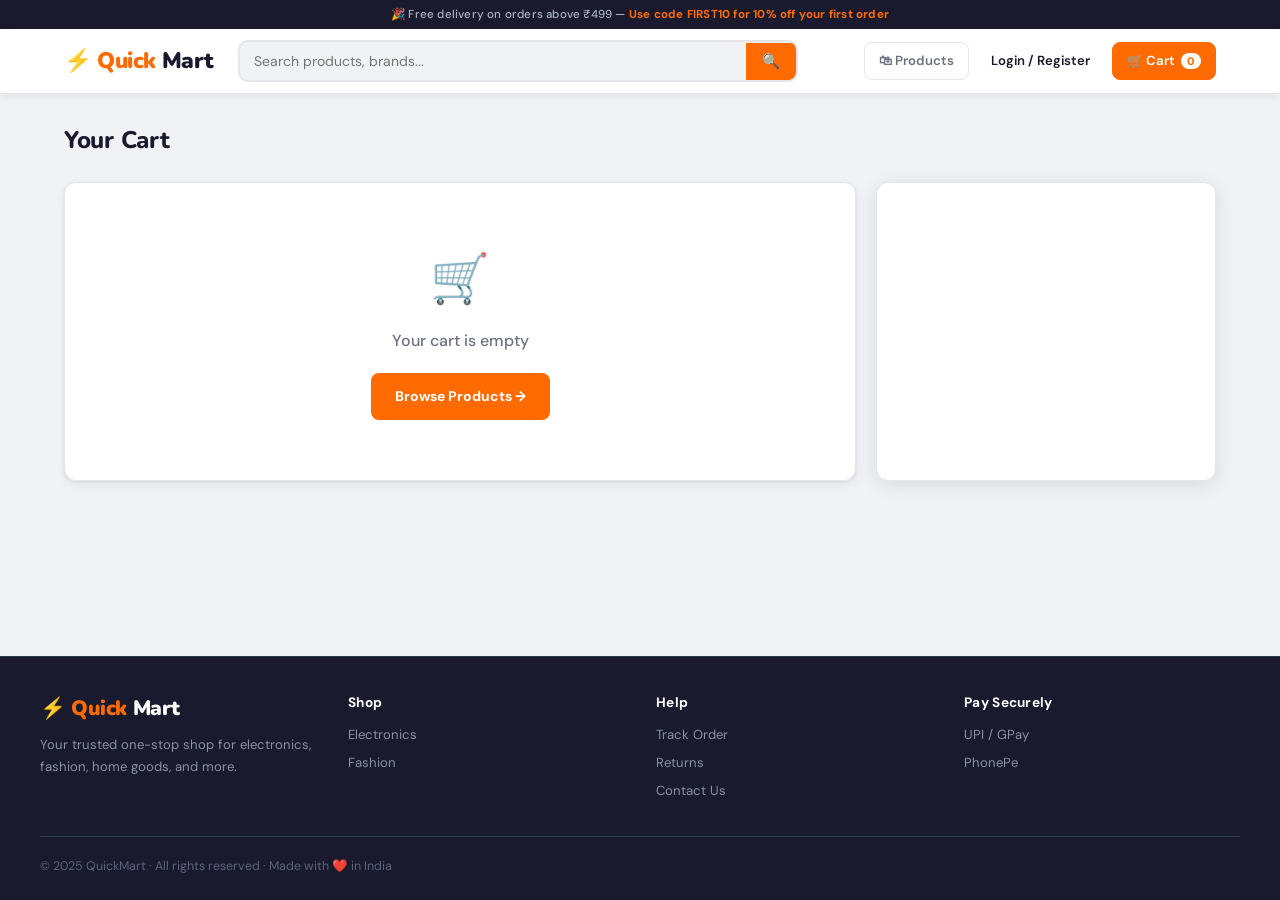
<file: cart.html>
<!DOCTYPE html>
<html lang="en">
<head>
  <meta charset="UTF-8">
  <meta name="viewport" content="width=device-width, initial-scale=1.0">
  <title>Cart — QuickMart</title>
  <link rel="preconnect" href="https://fonts.googleapis.com">
  <link href="https://fonts.googleapis.com/css2?family=Nunito:wght@400;500;600;700;800;900&family=DM+Sans:wght@400;500;600;700&display=swap" rel="stylesheet">
  <link rel="stylesheet" href="style.css">
</head>
<body>

  <div class="topbar">🎉 Free delivery on orders above ₹499 — <span>Use code FIRST10 for 10% off your first order</span></div>

<nav>
  <div class="nav-inner">
    <a href="index.html" class="logo">⚡ Quick<span class="logo-dot">Mart</span></a>
    <div class="nav-search">
      <input type="text" placeholder="Search products, brands..." id="navSearch">
      <button onclick="navSearchGo()">🔍</button>
    </div>
    <div class="nav-actions" id="nav-actions">
      <a href="products.html" class="nav-btn">🛍 Products</a>
      <a href="cart.html" class="nav-btn cart">🛒 Cart <span class="badge" id="nav-count">0</span></a>
    </div>
  </div>
</nav>

  <section class="cart-page">
    <h1>Your Cart</h1>
    <div class="cart-layout">
      <div id="cartItems"></div>
      <div class="cart-summary" id="cartSummary"></div>
    </div>
  </section>

  <footer>
  <div class="footer-inner">
    <div class="footer-brand">
      <div class="logo">⚡ Quick<span style="color:#fff">Mart</span></div>
      <p>Your trusted one-stop shop for electronics, fashion, home goods, and more.</p>
    </div>
    <div class="footer-col"><h4>Shop</h4><a href="products.html?cat=electronics">Electronics</a><a href="products.html?cat=fashion">Fashion</a></div>
    <div class="footer-col"><h4>Help</h4><a href="#">Track Order</a><a href="#">Returns</a><a href="#">Contact Us</a></div>
    <div class="footer-col"><h4>Pay Securely</h4><a href="#">UPI / GPay</a><a href="#">PhonePe</a></div>
  </div>
  <div class="footer-bottom">
    <p>© 2025 QuickMart · All rights reserved · Made with ❤️ in India</p>
  </div>
</footer>

  <script src="products-data.js"></script>
<script src="qm-shared.js?v=2"></script>
  <script>
    function renderCart() {
      const cart = getCart();
      const itemsDiv = document.getElementById('cartItems');
      const summaryDiv = document.getElementById('cartSummary');
      const total = cart.reduce((a,b) => a + b.price * b.qty, 0);
      const count = cart.reduce((a,b) => a + b.qty, 0);
      document.getElementById('nav-count').textContent = count;

      if (cart.length === 0) {
        itemsDiv.innerHTML = `
          <div style="background:#fff;border:1px solid var(--border);border-radius:var(--radius);padding:60px 24px;text-align:center;box-shadow:var(--shadow)">
            <p style="font-size:3rem;margin-bottom:14px">🛒</p>
            <p style="color:var(--muted);font-size:1rem;margin-bottom:20px;font-weight:500">Your cart is empty</p>
            <a href="products.html" class="btn-primary" style="width:auto;display:inline-flex">Browse Products →</a>
          </div>`;
        summaryDiv.innerHTML = '';
        return;
      }

      itemsDiv.innerHTML = cart.map(item => `
        <div class="cart-item">
          <div class="item-emoji">${item.emoji}</div>
          <div class="item-details">
            <h3>${item.name}</h3>
            <p>₹${item.price.toLocaleString()} each</p>
          </div>
          <div class="item-qty">
            <button onclick="changeQty(${item.id}, -1)">−</button>
            <span>${item.qty}</span>
            <button onclick="changeQty(${item.id}, 1)">+</button>
          </div>
          <div class="item-total">₹${(item.price * item.qty).toLocaleString()}</div>
          <button class="remove-btn" onclick="removeItem(${item.id})">🗑</button>
        </div>`).join('');

      summaryDiv.innerHTML = `
        <h2>Order Summary</h2>
        <div class="summary-row"><span>Items (${count})</span><span>₹${total.toLocaleString()}</span></div>
        <div class="summary-row"><span>Delivery</span><span style="color:var(--success);font-weight:600">FREE</span></div>
        <div class="summary-row total"><span>Total</span><span>₹${total.toLocaleString()}</span></div>
        <a href="checkout.html" class="btn-primary">Proceed to Checkout →</a>
        <a href="products.html" class="btn-secondary" style="margin-top:8px">← Continue Shopping</a>`;
    }

    function changeQty(id, delta) {
      let cart = getCart();
      const item = cart.find(i => i.id === id);
      if (item) { item.qty += delta; if (item.qty <= 0) cart = cart.filter(i => i.id !== id); }
      setCart(cart);
      initNav(); updateBadge(); renderCart();
    }

    function removeItem(id) {
      const cart = getCart().filter(i => i.id !== id);
      setCart(cart);
      initNav(); updateBadge(); renderCart();
    }

    initNav(); updateBadge(); renderCart();
  </script>
</body>
</html>
</file>
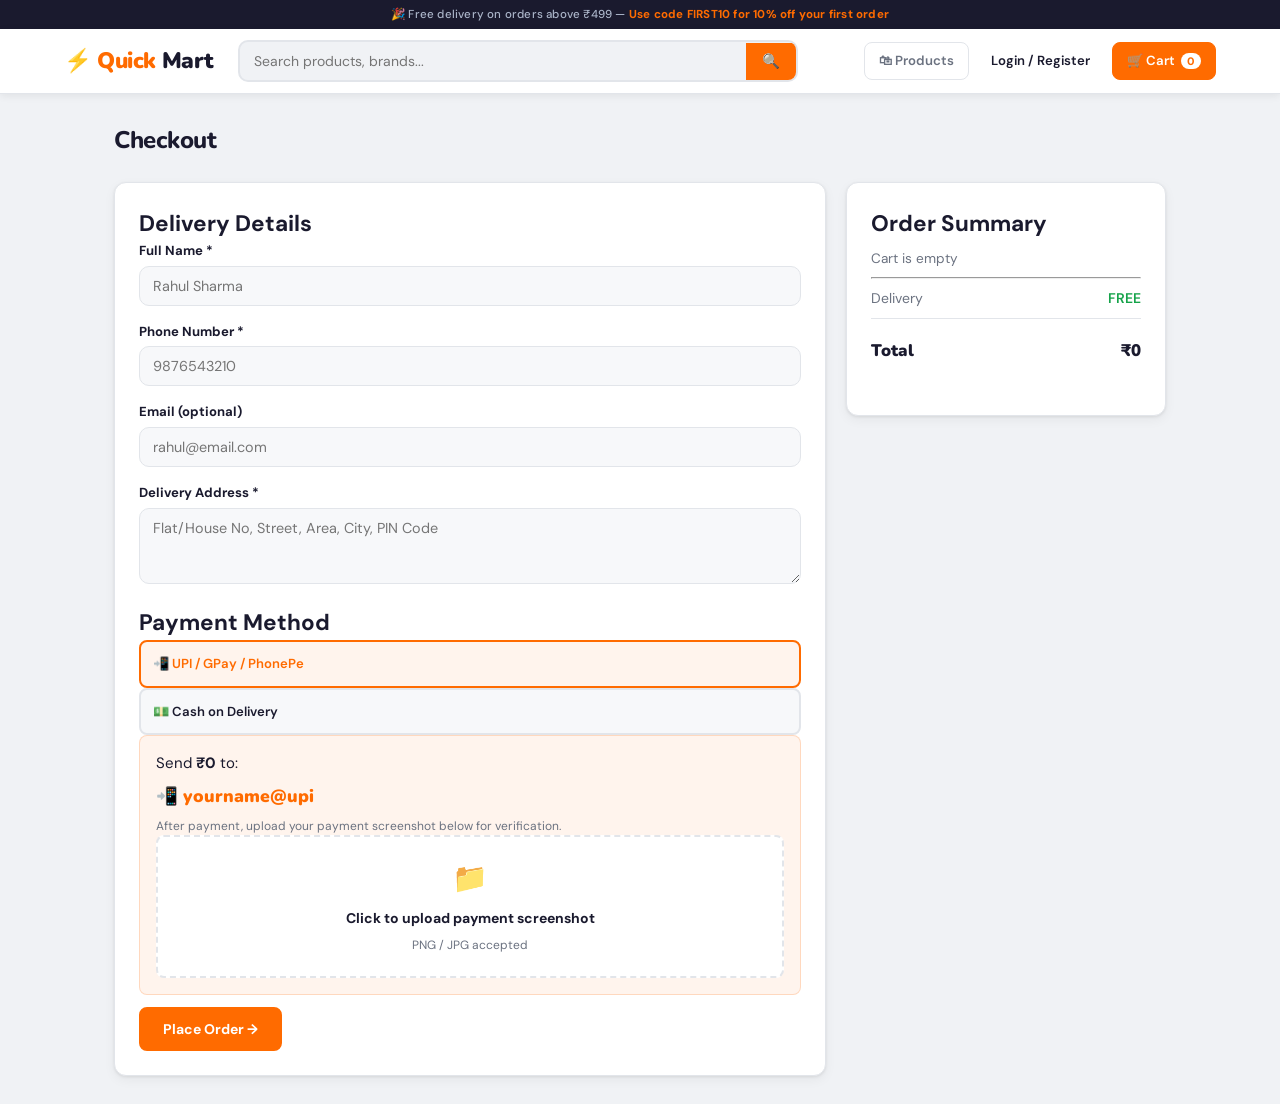
<file: checkout.html>
<!DOCTYPE html>
<html lang="en">
<head>
  <meta charset="UTF-8">
  <meta name="viewport" content="width=device-width, initial-scale=1.0">
  <title>Checkout — QuickMart</title>
  <link rel="preconnect" href="https://fonts.googleapis.com">
  <link href="https://fonts.googleapis.com/css2?family=Nunito:wght@400;500;600;700;800;900&family=DM+Sans:wght@400;500;600;700&display=swap" rel="stylesheet">
  <link rel="stylesheet" href="style.css">
</head>
<body>

  <div class="topbar">🎉 Free delivery on orders above ₹499 — <span>Use code FIRST10 for 10% off your first order</span></div>

<nav>
  <div class="nav-inner">
    <a href="index.html" class="logo">⚡ Quick<span class="logo-dot">Mart</span></a>
    <div class="nav-search">
      <input type="text" placeholder="Search products, brands..." id="navSearch">
      <button onclick="navSearchGo()">🔍</button>
    </div>
    <div class="nav-actions" id="nav-actions">
      <a href="products.html" class="nav-btn">🛍 Products</a>
      <a href="cart.html" class="nav-btn cart">🛒 Cart <span class="badge" id="nav-count">0</span></a>
    </div>
  </div>
</nav>

  <section class="checkout-page">
    <h1>Checkout</h1>

    <div class="checkout-layout">

      <!-- LEFT FORM -->
      <div class="checkout-form">
        <h2>Delivery Details</h2>
        <div class="form-group">
          <label>Full Name *</label>
          <input type="text" id="custName" placeholder="Rahul Sharma">
        </div>
        <div class="form-group">
          <label>Phone Number *</label>
          <input type="tel" id="custPhone" placeholder="9876543210" maxlength="10">
        </div>
        <div class="form-group">
          <label>Email (optional)</label>
          <input type="email" id="custEmail" placeholder="rahul@email.com">
        </div>
        <div class="form-group">
          <label>Delivery Address *</label>
          <textarea id="custAddress" rows="3" placeholder="Flat/House No, Street, Area, City, PIN Code"></textarea>
        </div>

        <h2>Payment Method</h2>
        <div class="payment-options">
          <label class="pay-option active" id="payUPI">
            <input type="radio" name="payment" value="upi" checked>
            <span>📲 UPI / GPay / PhonePe</span>
          </label>
          <label class="pay-option" id="payCOD">
            <input type="radio" name="payment" value="cod">
            <span>💵 Cash on Delivery</span>
          </label>
        </div>

        <div id="upiSection" class="upi-box">
          <p>Send <strong>₹<span id="upiAmount">0</span></strong> to:</p>
          <div class="upi-id">📲 yourname@upi</div>
          <!-- ✏️ CHANGE THE UPI ID ABOVE TO YOUR OWN -->
          <p class="upi-note">After payment, upload your payment screenshot below for verification.</p>
          <div class="upload-area" onclick="document.getElementById('ssFile').click()">
            <input type="file" id="ssFile" accept="image/*" style="display:none">
            <div id="uploadPlaceholder">
              <span style="font-size:1.8rem">📁</span>
              <p>Click to upload payment screenshot</p>
              <small>PNG / JPG accepted</small>
            </div>
            <img id="ssPreview" style="display:none;max-width:100%;border-radius:8px;margin-top:10px;">
          </div>
        </div>

        <div id="codSection" style="display:none;" class="upi-box">
          <p style="font-weight:600">💵 Pay when your order arrives at your doorstep.</p>
          <p style="color:var(--muted);font-size:.82rem;margin-top:6px">COD available for orders up to ₹5,000 only.</p>
        </div>

        <div id="errMsg" class="err-msg"></div>

        <button class="btn-primary" id="placeBtn" onclick="placeOrder()">
          Place Order →
        </button>
      </div>

      <!-- RIGHT SUMMARY -->
      <div class="order-summary">
        <h2>Order Summary</h2>
        <div id="summaryItems"></div>
        <hr>
        <div class="summary-row"><span>Delivery</span><span style="color:var(--success);font-weight:600">FREE</span></div>
        <div class="summary-row total"><span>Total</span><span id="summaryTotal">₹0</span></div>
      </div>
    </div>
  </section>

  <!-- SUCCESS MODAL -->
  <div id="successModal" class="modal" style="display:none">
    <div class="modal-box">
      <div style="font-size:3.5rem;margin-bottom:14px">🎉</div>
      <h2>Order Placed!</h2>
      <p>Your order <strong id="modalOrderId"></strong> has been received.</p>
      <p style="margin-top:8px">We will contact you on <strong id="modalPhone"></strong> to confirm delivery.</p>
      <button onclick="window.location='index.html'" class="btn-primary" style="margin-top:24px">Back to Home</button>
    </div>
  </div>

  <script src="products-data.js"></script>
<script src="qm-shared.js?v=2"></script>
  <script>
    initNav(); updateBadge();

    // Pre-fill from session
    const _sess = getSession();
    if (_sess) {
      const nameEl = document.getElementById('custName');
      const emailEl = document.getElementById('custEmail');
      if (nameEl && !nameEl.value) nameEl.value = _sess.name || '';
      if (emailEl && !emailEl.value) emailEl.value = _sess.email || '';
    }
    // Apply UPI from settings
    getSettings().then(s => { if (s && s.upi) document.querySelector('.upi-id').innerHTML = '📲 ' + s.upi; });

    const cart = getCart();
    const total = cart.reduce((a,b) => a + b.price * b.qty, 0);

    document.getElementById('summaryItems').innerHTML = cart.map(i =>
      `<div class="summary-item">
        <span>${i.emoji} ${i.name} × ${i.qty}</span>
        <span>₹${(i.price * i.qty).toLocaleString()}</span>
      </div>`).join('') || "<p style='color:var(--muted);font-size:.85rem;padding:8px 0'>Cart is empty</p>";

    document.getElementById('summaryTotal').textContent = `₹${total.toLocaleString()}`;
    document.getElementById('upiAmount').textContent = total.toLocaleString();

    document.querySelectorAll("input[name='payment']").forEach(radio => {
      radio.addEventListener('change', () => {
        const isUPI = radio.value === 'upi';
        document.getElementById('upiSection').style.display = isUPI ? 'block' : 'none';
        document.getElementById('codSection').style.display = isUPI ? 'none' : 'block';
        document.querySelectorAll('.pay-option').forEach(l => l.classList.remove('active'));
        radio.parentElement.classList.add('active');
      });
    });

    document.getElementById('ssFile').addEventListener('change', e => {
      const file = e.target.files[0];
      if (!file) return;
      const reader = new FileReader();
      reader.onload = ev => {
        document.getElementById('ssPreview').src = ev.target.result;
        document.getElementById('ssPreview').style.display = 'block';
        document.getElementById('uploadPlaceholder').style.display = 'none';
      };
      reader.readAsDataURL(file);
    });

    async function placeOrder() {
      const name    = document.getElementById('custName').value.trim();
      const phone   = document.getElementById('custPhone').value.trim();
      const address = document.getElementById('custAddress').value.trim();
      const payment = document.querySelector("input[name='payment']:checked").value;
      const ssFile  = document.getElementById('ssFile').files[0];
      const err     = document.getElementById('errMsg');

      if (!name)                      { showErr('Please enter your name.'); return; }
      if (!phone || phone.length < 10){ showErr('Please enter a valid 10-digit phone number.'); return; }
      if (!address)                   { showErr('Please enter your delivery address.'); return; }
      if (payment === 'upi' && !ssFile){ showErr('Please upload your UPI payment screenshot.'); return; }
      if (cart.length === 0)          { showErr('Your cart is empty!'); return; }

      err.style.display = 'none';
      const btn = document.getElementById('placeBtn');
      btn.disabled = true;
      btn.textContent = 'Placing order...';

      const orderId = 'ORD' + Date.now().toString().slice(-7);
      const session = getSession();
      const orderData = {
        orderId, name, phone,
        email: document.getElementById('custEmail').value.trim(),
        address, payment, cart, total,
        userId: session ? session.id : null,
        time: new Date().toLocaleString()
      };
      // Save to Google Sheets
      try { await saveOrder(orderData); } catch(e) { console.warn('Sheet save failed', e); }
      setCart([]);

      document.getElementById('modalOrderId').textContent = `#${orderId}`;
      document.getElementById('modalPhone').textContent = phone;
      document.getElementById('successModal').style.display = 'flex';
    }

    function showErr(msg) {
      const err = document.getElementById('errMsg');
      err.textContent = '⚠ ' + msg;
      err.style.display = 'block';
    }
  </script>
</body>
</html>
</file>
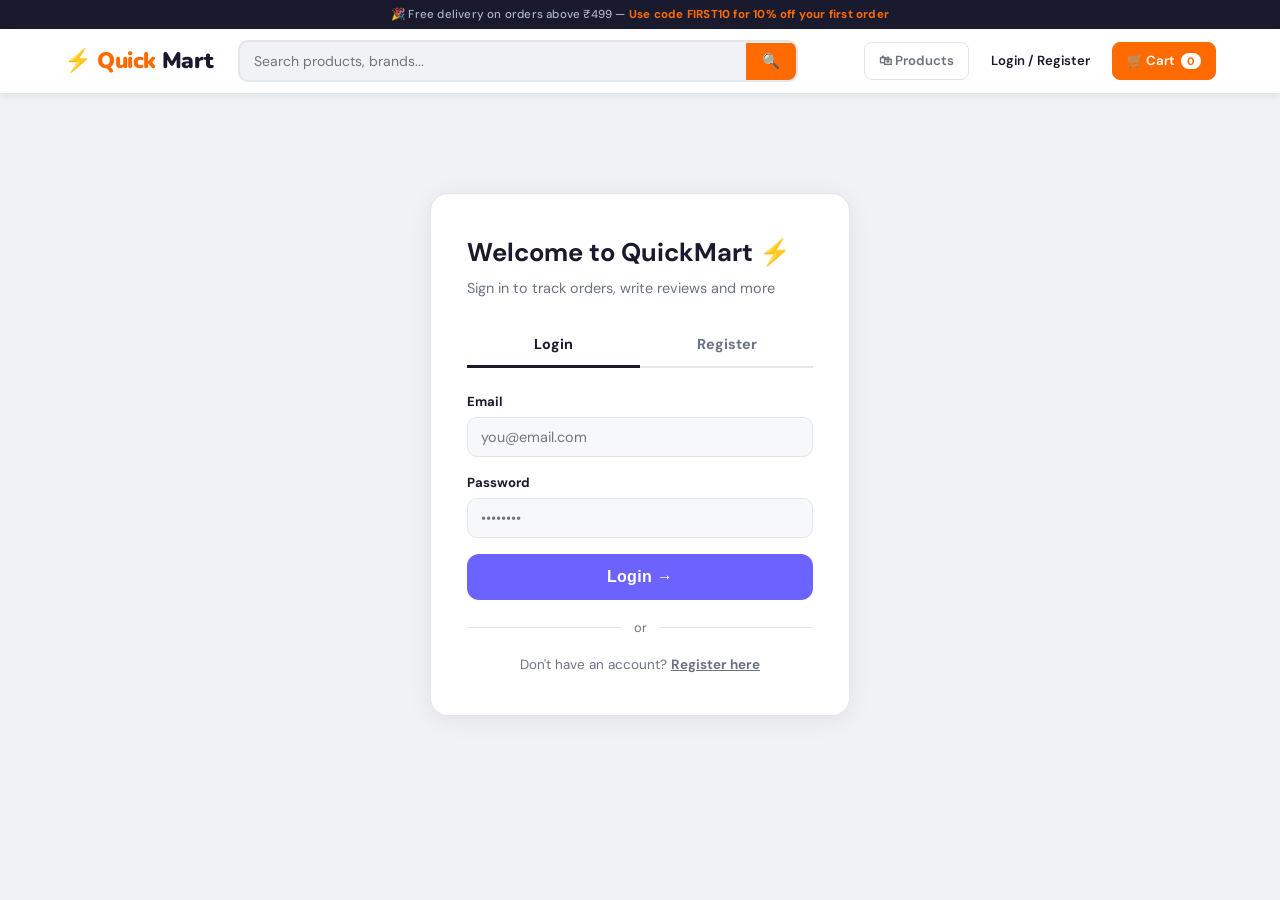
<file: login.html>
<!DOCTYPE html>
<html lang="en">
<head>
  <meta charset="UTF-8">
  <meta name="viewport" content="width=device-width, initial-scale=1.0">
  <title>Login / Register — QuickMart</title>
  <link rel="preconnect" href="https://fonts.googleapis.com">
  <link href="https://fonts.googleapis.com/css2?family=Nunito:wght@400;500;600;700;800;900&family=DM+Sans:wght@400;500;600;700&display=swap" rel="stylesheet">
  <link rel="stylesheet" href="style.css">
  <style>
    /* ── Submit button enhancements ── */
    .btn-submit {
      width: 100%;
      padding: 14px;
      font-size: 1rem;
      font-weight: 800;
      border: none;
      cursor: pointer;
      border-radius: 12px;
      background: var(--primary, #6c63ff);
      color: #fff;
      transition: opacity .18s, transform .12s;
      margin-top: 6px;
      display: flex;
      align-items: center;
      justify-content: center;
      gap: 8px;
      letter-spacing: .3px;
    }
    .btn-submit:hover:not(:disabled)  { opacity: .9; transform: translateY(-1px); }
    .btn-submit:active:not(:disabled) { transform: translateY(0); }
    .btn-submit:disabled {
      opacity: .65;
      cursor: not-allowed;
    }
    .btn-submit .spinner {
      width: 16px; height: 16px;
      border: 2.5px solid rgba(255,255,255,.35);
      border-top-color: #fff;
      border-radius: 50%;
      animation: spin .7s linear infinite;
      display: none;
    }
    .btn-submit.loading .spinner { display: inline-block; }
    .btn-submit.loading .btn-label { opacity: .7; }
    @keyframes spin { to { transform: rotate(360deg); } }

    /* ── Google Sheets status banner ── */
    .gs-status {
      display: none;
      align-items: center;
      gap: 8px;
      background: #f0f4ff;
      border: 1px solid #c7d5ff;
      border-radius: 8px;
      padding: 9px 13px;
      font-size: .82rem;
      color: #3a5bcc;
      margin-bottom: 14px;
    }
    .gs-status.visible { display: flex; }
    .gs-status .gs-dot {
      width: 8px; height: 8px;
      border-radius: 50%;
      background: #3a5bcc;
      animation: pulse 1.2s ease-in-out infinite;
      flex-shrink: 0;
    }
    @keyframes pulse {
      0%,100% { opacity: 1; transform: scale(1); }
      50%      { opacity: .4; transform: scale(.75); }
    }
    .gs-status.success { background:#f0fff4; border-color:#9ae6b4; color:#276749; }
    .gs-status.success .gs-dot { background:#276749; animation:none; }

    /* ── Divider ── */
    .auth-divider {
      display: flex; align-items: center; gap: 12px;
      margin: 18px 0; color: var(--muted, #aaa); font-size: .8rem;
    }
    .auth-divider::before, .auth-divider::after {
      content: ''; flex: 1; height: 1px; background: var(--border, #e2e8f0);
    }
  </style>
</head>
<body>

<div class="topbar">🎉 Free delivery on orders above ₹499 — <span>Use code FIRST10 for 10% off your first order</span></div>

<nav>
  <div class="nav-inner">
    <a href="index.html" class="logo">⚡ Quick<span class="logo-dot">Mart</span></a>
    <div class="nav-search">
      <input type="text" placeholder="Search products, brands..." id="navSearch">
      <button onclick="navSearchGo()">🔍</button>
    </div>
    <div class="nav-actions" id="nav-actions">
      <a href="products.html" class="nav-btn">🛍 Products</a>
      <a href="cart.html" class="nav-btn cart">🛒 Cart <span class="badge" id="nav-count">0</span></a>
    </div>
  </div>
</nav>

<div class="auth-wrap">
  <div class="auth-card">
    <h1>Welcome to QuickMart ⚡</h1>
    <p class="sub">Sign in to track orders, write reviews and more</p>

    <div class="auth-tabs">
      <div class="auth-tab active" onclick="switchTab('login')">Login</div>
      <div class="auth-tab"        onclick="switchTab('register')">Register</div>
    </div>

    <!-- ── LOGIN FORM ─────────────────────────────────── -->
    <div id="loginForm">
      <div class="gs-status" id="loginGsStatus">
        <span class="gs-dot"></span>
        <span id="loginGsMsg">Connecting to Google Sheets…</span>
      </div>
      <div class="auth-err" id="loginErr"></div>

      <form id="loginFormEl" onsubmit="handleLoginSubmit(event)" novalidate>
        <div class="form-group">
          <label for="loginEmail">Email</label>
          <input type="email" id="loginEmail" placeholder="you@email.com" autocomplete="email" required>
        </div>
        <div class="form-group">
          <label for="loginPass">Password</label>
          <input type="password" id="loginPass" placeholder="••••••••" autocomplete="current-password" required>
        </div>

        <button type="submit" class="btn-submit" id="loginBtn">
          <span class="spinner"></span>
          <span class="btn-label">Login →</span>
        </button>
      </form>

      <div class="auth-divider">or</div>
      <p style="text-align:center;font-size:.84rem;color:var(--muted)">
        Don't have an account?
        <a href="#" onclick="switchTab('register');return false" style="color:var(--primary);font-weight:700">Register here</a>
      </p>
    </div>

    <!-- ── REGISTER FORM ──────────────────────────────── -->
    <div id="registerForm" style="display:none">
      <div class="gs-status" id="regGsStatus">
        <span class="gs-dot"></span>
        <span id="regGsMsg">Connecting to Google Sheets…</span>
      </div>
      <div class="auth-err" id="regErr"></div>
      <div class="auth-ok"  id="regOk"></div>

      <form id="registerFormEl" onsubmit="handleRegisterSubmit(event)" novalidate>
        <div class="form-group">
          <label for="regName">Full Name</label>
          <input type="text" id="regName" placeholder="Rahul Sharma" autocomplete="name" required>
        </div>
        <div class="form-group">
          <label for="regEmail">Email</label>
          <input type="email" id="regEmail" placeholder="you@email.com" autocomplete="email" required>
        </div>
        <div class="form-group">
          <label for="regPass">Password</label>
          <input type="password" id="regPass" placeholder="Min 6 characters" autocomplete="new-password" required minlength="6">
        </div>

        <button type="submit" class="btn-submit" id="regBtn">
          <span class="spinner"></span>
          <span class="btn-label">Create Account →</span>
        </button>
      </form>

      <div class="auth-divider">or</div>
      <p style="text-align:center;font-size:.84rem;color:var(--muted)">
        Already have an account?
        <a href="#" onclick="switchTab('login');return false" style="color:var(--primary);font-weight:700">Login here</a>
      </p>
    </div>

  </div>
</div>

<script src="products-data.js"></script>
<script src="qm-shared.js?v=2"></script>
<script>
  // ── Redirect if already logged in ───────────────────────────
  if (isLoggedIn()) window.location.href = 'index.html';
  if (new URLSearchParams(window.location.search).get('tab') === 'register') switchTab('register');

  // ── Tab switching ────────────────────────────────────────────
  function switchTab(tab) {
    document.getElementById('loginForm').style.display    = tab === 'login'    ? 'block' : 'none';
    document.getElementById('registerForm').style.display = tab === 'register' ? 'block' : 'none';
    document.querySelectorAll('.auth-tab').forEach((t, i) =>
      t.classList.toggle('active', (tab==='login' && i===0) || (tab==='register' && i===1))
    );
    // Hide stale banners when switching
    hideGsStatus('loginGsStatus');
    hideGsStatus('regGsStatus');
  }

  // ── Google Sheets status helpers ─────────────────────────────
  function showGsStatus(id, msg, isSuccess) {
    const el  = document.getElementById(id);
    const msg_el = el.querySelector('[id$="GsMsg"]') || el.querySelector('span:last-child');
    msg_el.textContent = msg;
    el.classList.remove('success');
    if (isSuccess) el.classList.add('success');
    el.classList.add('visible');
  }
  function hideGsStatus(id) {
    document.getElementById(id).classList.remove('visible', 'success');
  }

  // ── Button loading state ─────────────────────────────────────
  function setBtnLoading(btnId, loading, label) {
    const btn = document.getElementById(btnId);
    btn.disabled = loading;
    btn.classList.toggle('loading', loading);
    if (!loading && label) btn.querySelector('.btn-label').textContent = label;
  }

  // ── Show / hide error ────────────────────────────────────────
  function showErr(id, msg) {
    const el = document.getElementById(id);
    el.textContent = '⚠ ' + msg;
    el.style.display = 'block';
  }
  function hideErr(id) {
    document.getElementById(id).style.display = 'none';
  }

  // ── LOGIN ────────────────────────────────────────────────────
  async function handleLoginSubmit(e) {
    e.preventDefault();
    const email = document.getElementById('loginEmail').value.trim();
    const pass  = document.getElementById('loginPass').value;

    hideErr('loginErr');
    if (!email || !pass) { showErr('loginErr', 'Please fill in all fields.'); return; }

    setBtnLoading('loginBtn', true);
    showGsStatus('loginGsStatus', 'Fetching data from Google Sheets…');

    const res = await loginUser(email, pass);

    setBtnLoading('loginBtn', false, 'Login →');

    if (!res.ok) {
      hideGsStatus('loginGsStatus');
      showErr('loginErr', res.msg);
      return;
    }

    showGsStatus('loginGsStatus', '✓ Logged in! Redirecting…', true);
    const redirect = new URLSearchParams(window.location.search).get('redirect') || 'index.html';
    setTimeout(() => {
      window.location.href = res.user.role === 'admin' ? 'admin.html' : redirect;
    }, 600);
  }

  // ── REGISTER ─────────────────────────────────────────────────
  async function handleRegisterSubmit(e) {
    e.preventDefault();
    const name  = document.getElementById('regName').value.trim();
    const email = document.getElementById('regEmail').value.trim();
    const pass  = document.getElementById('regPass').value;

    hideErr('regErr');
    document.getElementById('regOk').style.display = 'none';

    if (!name || !email || !pass) { showErr('regErr', 'Please fill in all fields.'); return; }
    if (pass.length < 6)          { showErr('regErr', 'Password must be at least 6 characters.'); return; }

    setBtnLoading('regBtn', true);
    showGsStatus('regGsStatus', 'Saving your account to Google Sheets…');

    const res = await registerUser(name, email, pass);

    setBtnLoading('regBtn', false, 'Create Account →');

    if (!res.ok) {
      hideGsStatus('regGsStatus');
      showErr('regErr', res.msg);
      return;
    }

    showGsStatus('regGsStatus', '✓ Account saved to Google Sheets!', true);
    const ok = document.getElementById('regOk');
    ok.textContent = '✓ Account created! Redirecting…';
    ok.style.display = 'block';
    setTimeout(() => window.location.href = 'index.html', 1400);
  }

  initNav();
  updateBadge();
</script>
</body>
</html>
</file>
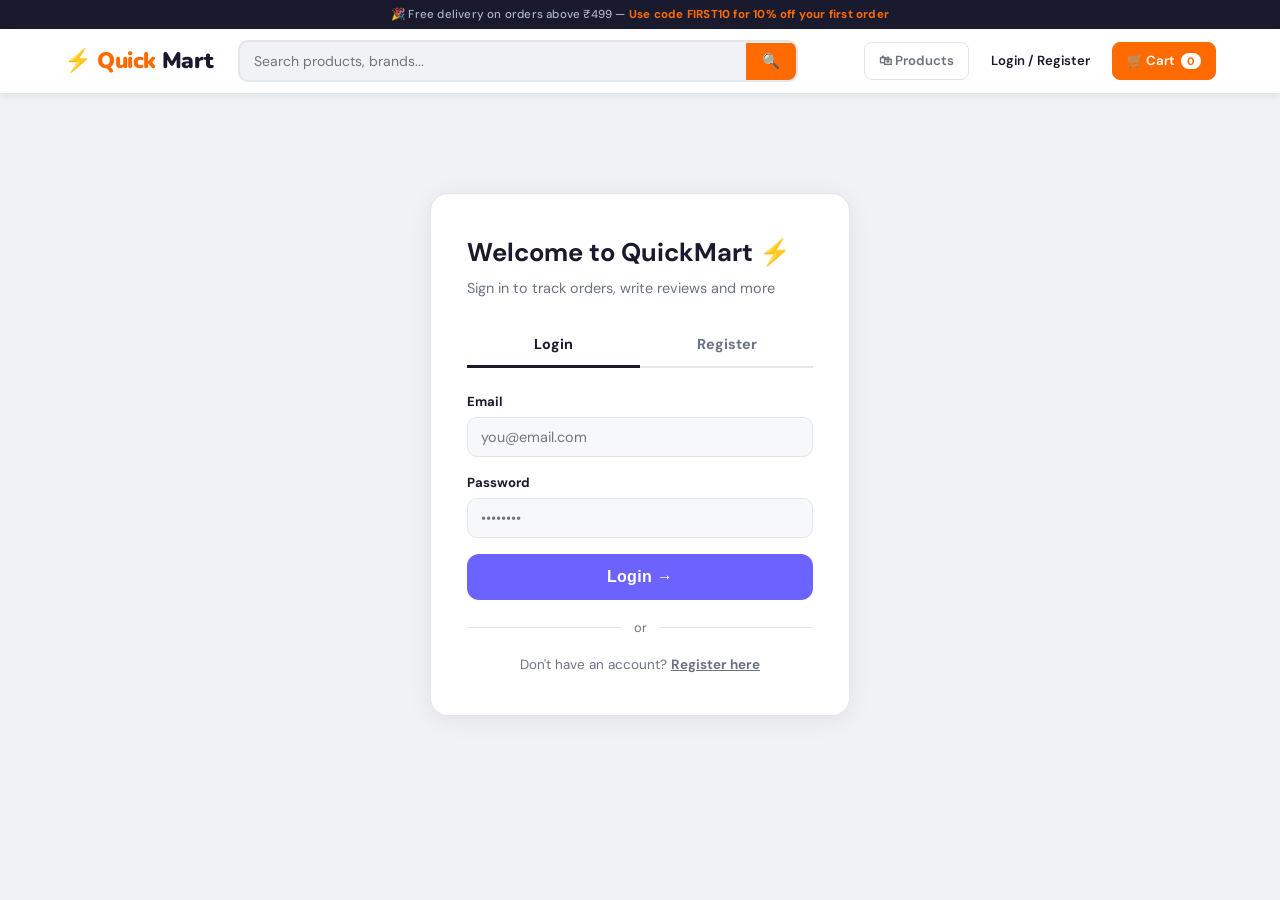
<file: orders.html>
<!DOCTYPE html>
<html lang="en">
<head>
  <meta charset="UTF-8">
  <meta name="viewport" content="width=device-width, initial-scale=1.0">
  <title>My Orders — QuickMart</title>
  <link rel="preconnect" href="https://fonts.googleapis.com">
  <link href="https://fonts.googleapis.com/css2?family=Nunito:wght@400;500;600;700;800;900&family=DM+Sans:wght@400;500;600;700&display=swap" rel="stylesheet">
  <link rel="stylesheet" href="style.css">
</head>
<body>
<div class="topbar">🎉 Free delivery on orders above ₹499 — <span>Use code FIRST10 for 10% off your first order</span></div>
<nav>
  <div class="nav-inner">
    <a href="index.html" class="logo">⚡ Quick<span class="logo-dot">Mart</span></a>
    <div class="nav-search"><input type="text" placeholder="Search products, brands..." id="navSearch"><button onclick="navSearchGo()">🔍</button></div>
    <div class="nav-actions" id="nav-actions">
      <a href="products.html" class="nav-btn">🛍 Products</a>
      <a href="cart.html" class="nav-btn cart">🛒 Cart <span class="badge" id="nav-count">0</span></a>
    </div>
  </div>
</nav>

<div class="orders-page">
  <h1>My Orders</h1>
  <div id="ordersList"></div>
</div>

<script src="products-data.js"></script>
<script src="qm-shared.js?v=2"></script>
<script>
  if (!isLoggedIn()) window.location.href = 'login.html?redirect=orders.html';

  async function render() {
    showLoading('ordersList', 'Fetching your orders from Google Sheets…');
    const orders = await getMyOrders();
    const el = document.getElementById('ordersList');
    if (!orders.length) {
      el.innerHTML = `<div style="text-align:center;padding:60px 0">
        <p style="font-size:3rem;margin-bottom:12px">📦</p>
        <p style="color:var(--muted);margin-bottom:20px">No orders yet</p>
        <a href="products.html" class="btn-primary" style="display:inline-flex;width:auto">Browse Products →</a>
      </div>`; return;
    }
    el.innerHTML = orders.slice().reverse().map(o => `
      <div class="order-card">
        <div class="oc-header">
          <div><div class="oc-id">Order #${o.orderId}</div><div class="oc-date">${o.time}</div></div>
          <div style="display:flex;gap:8px;align-items:center">
            <span class="badge-order" style="padding:5px 13px;border-radius:50px;font-size:.8rem">${(o.payment||'').toUpperCase()}</span>
            <span style="background:#f0fff4;color:#276749;padding:5px 13px;border-radius:50px;font-size:.8rem;font-weight:700">${o.status||'Placed'}</span>
          </div>
        </div>
        ${(o.cart||[]).map(i=>`<div class="oc-item"><span>${i.emoji||'📦'} ${i.name} × ${i.qty}</span><span>₹${(i.price*i.qty).toLocaleString()}</span></div>`).join('')}
        <div class="oc-total">Total: ₹${(o.total||0).toLocaleString()}</div>
        <div style="font-size:.78rem;color:var(--muted);margin-top:6px">📍 ${o.address}</div>
      </div>`).join('');
  }

  initNav(); updateBadge(); render();
</script>
</body>
</html>
</file>
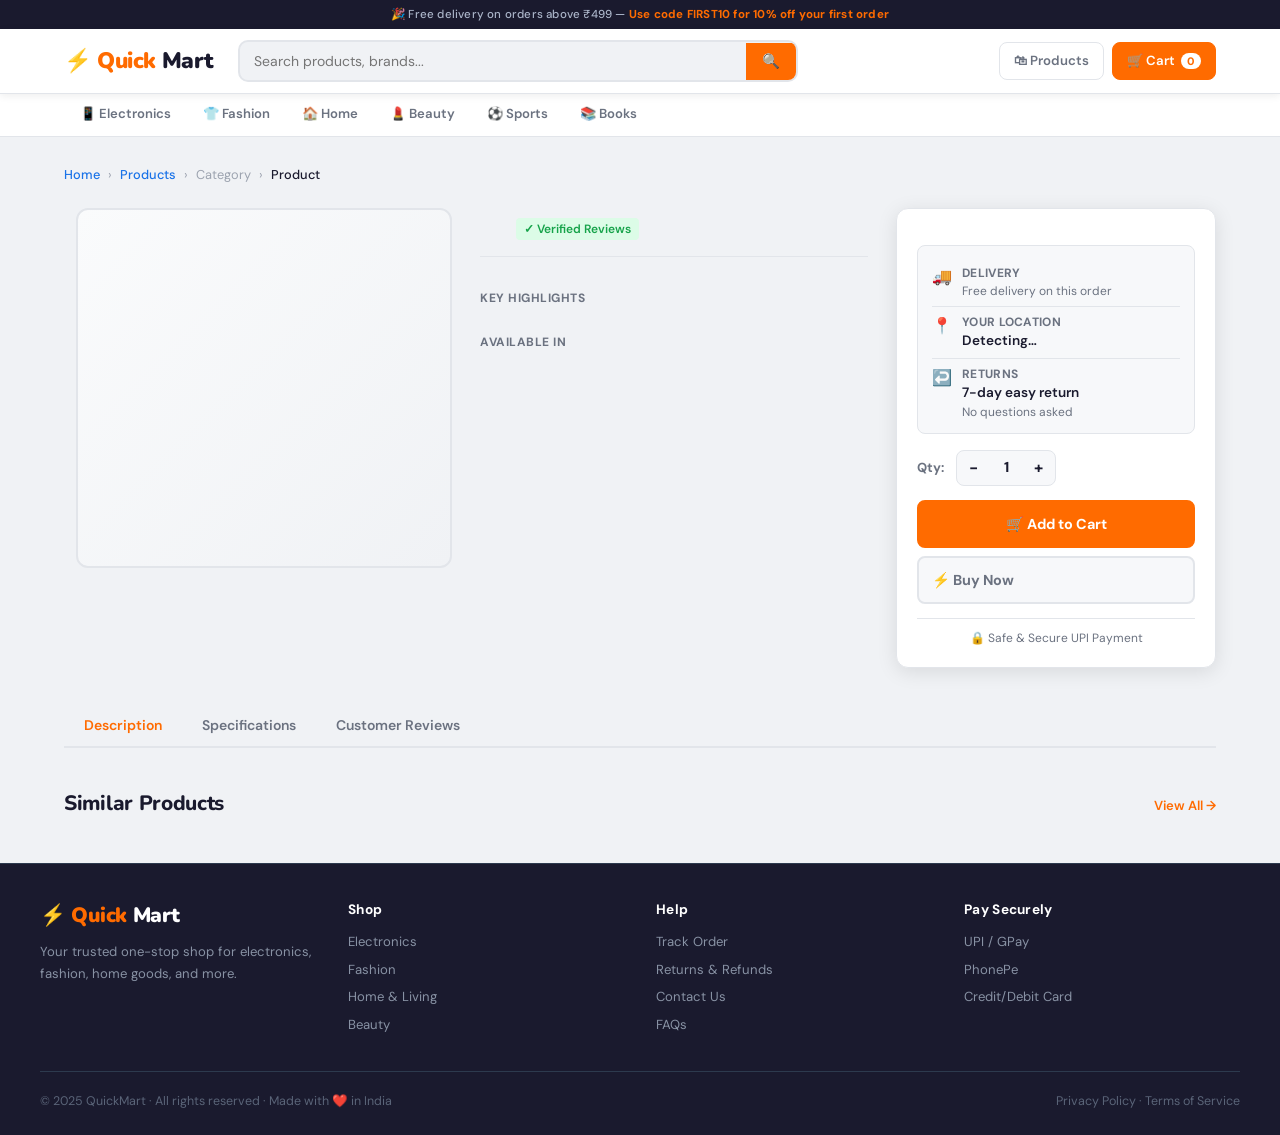
<file: product.html>
<!DOCTYPE html>
<html lang="en">
<head>
  <meta charset="UTF-8">
  <meta name="viewport" content="width=device-width, initial-scale=1.0">
  <title>Product — QuickMart</title>
  <link rel="preconnect" href="https://fonts.googleapis.com">
  <link href="https://fonts.googleapis.com/css2?family=Nunito:wght@400;500;600;700;800;900&family=DM+Sans:wght@400;500;600;700&display=swap" rel="stylesheet">
  <link rel="stylesheet" href="style.css">
</head>
<body>

<div class="topbar">🎉 Free delivery on orders above ₹499 — <span>Use code FIRST10 for 10% off your first order</span></div>

<nav>
  <div class="nav-inner">
    <a href="index.html" class="logo">⚡ Quick<span class="logo-dot">Mart</span></a>
    <div class="nav-search">
      <input type="text" placeholder="Search products, brands..." id="navSearch">
      <button onclick="navSearchGo()">🔍</button>
    </div>
    <div class="nav-actions" id="nav-actions">
      <a href="products.html" class="nav-btn">🛍 Products</a>
      <a href="cart.html" class="nav-btn cart">🛒 Cart <span class="badge" id="nav-count">0</span></a>
    </div>
  </div>
</nav>

<div style="background:#fff;border-bottom:1px solid var(--border);">
  <div class="cat-nav-inner" style="max-width:1200px;margin:0 auto;padding:0 24px;">
    <a href="products.html?cat=electronics" class="cat-nav-link">📱 Electronics</a>
    <a href="products.html?cat=fashion" class="cat-nav-link">👕 Fashion</a>
    <a href="products.html?cat=home" class="cat-nav-link">🏠 Home</a>
    <a href="products.html?cat=beauty" class="cat-nav-link">💄 Beauty</a>
    <a href="products.html?cat=sports" class="cat-nav-link">⚽ Sports</a>
    <a href="products.html?cat=books" class="cat-nav-link">📚 Books</a>
  </div>
</div>

<div class="product-detail">

  <div class="breadcrumb" id="breadcrumb">
    <a href="index.html">Home</a><span>›</span>
    <a href="products.html">Products</a><span>›</span>
    <span id="bc-cat">Category</span><span>›</span>
    <span id="bc-name" style="color:var(--text);font-weight:500;">Product</span>
  </div>

  <div class="pd-layout">
    <!-- Gallery -->
    <div class="pd-gallery" id="gallery">
      <div class="gallery-thumbs" id="thumbs"></div>
      <div class="main-img" id="mainImg">
        <span id="mainEmoji" style="font-size:8rem;"></span>
        <img id="mainImgReal" class="pd-real-img" style="display:none">
        <div class="discount-badge" id="discBadge" style="display:none"></div>
      </div>
    </div>

    <!-- Info -->
    <div class="pd-info" id="pdInfo">
      <div class="pd-brand" id="pdBrand"></div>
      <h1 class="pd-name" id="pdName"></h1>
      <div class="pd-rating-row">
        <div class="pd-stars" id="pdStars"></div>
        <span class="pd-rating-num" id="pdRating"></span>
        <span class="pd-review-count" id="pdReviewCount"></span>
        <span class="verified-tag">✓ Verified Reviews</span>
      </div>
      <div class="pd-price-block">
        <div class="pd-price-row">
          <span class="pd-price" id="pdPrice"></span>
          <span class="pd-mrp" id="pdMrp"></span>
          <span class="pd-discount" id="pdDisc"></span>
        </div>
        <div class="pd-save" id="pdSave"></div>
      </div>
      <div class="pd-highlights"><h4>Key Highlights</h4><ul id="pdHighlights"></ul></div>
      <div class="pd-colors"><h4>Available In</h4><div class="color-pills" id="pdColors"></div></div>
    </div>

    <!-- Buy Box -->
    <div class="pd-buy-box">
      <div class="buy-price" id="bbPrice"></div>
      <div class="buy-save" id="bbSave"></div>
      <div class="delivery-info">
        <div class="di-row">
          <span class="di-icon">🚚</span>
          <div class="di-content">
            <div class="di-label">Delivery</div>
            <div class="di-value" id="diDelivery"></div>
            <div class="di-note">Free delivery on this order</div>
          </div>
        </div>
        <div class="di-row">
          <span class="di-icon">📍</span>
          <div class="di-content">
            <div class="di-label">Your Location</div>
            <div class="di-value" id="diLocation">Detecting…</div>
          </div>
        </div>
        <div class="di-row">
          <span class="di-icon">↩️</span>
          <div class="di-content">
            <div class="di-label">Returns</div>
            <div class="di-value">7-day easy return</div>
            <div class="di-note">No questions asked</div>
          </div>
        </div>
      </div>
      <div id="locationWarning"></div>
      <div class="qty-row">
        <span class="qty-label">Qty:</span>
        <div class="qty-ctrl">
          <button class="qty-btn" onclick="changeQty(-1)">−</button>
          <span class="qty-num" id="qtyNum">1</span>
          <button class="qty-btn" onclick="changeQty(1)">+</button>
        </div>
      </div>
      <div class="buy-btns">
        <button class="btn-primary large" id="addCartBtn" onclick="addToCartFromDetail()">🛒 Add to Cart</button>
        <button class="btn-secondary" onclick="buyNow()">⚡ Buy Now</button>
      </div>
      <div class="secure-tag">🔒 Safe & Secure UPI Payment</div>
    </div>
  </div>

  <!-- Tabs -->
  <div class="pd-tabs-section">
    <div class="tab-bar">
      <button class="tab-btn active" onclick="switchTab(this,'tab-desc')">Description</button>
      <button class="tab-btn" onclick="switchTab(this,'tab-specs')">Specifications</button>
      <button class="tab-btn" onclick="switchTab(this,'tab-reviews')" id="reviewTabBtn">Customer Reviews</button>
    </div>

    <div id="tab-desc" class="tab-content active">
      <p id="tabDescText" style="font-size:.95rem;color:var(--muted);line-height:1.8;max-width:700px;"></p>
    </div>
    <div id="tab-specs" class="tab-content">
      <table class="specs-table" id="specsTable"></table>
    </div>
    <div id="tab-reviews" class="tab-content">
      <div class="reviews-summary">
        <div class="rating-big">
          <div class="num" id="ratingBig"></div>
          <div class="stars" id="ratingBigStars"></div>
          <div class="count" id="ratingBigCount"></div>
        </div>
        <div class="rating-bars" id="ratingBars"></div>
      </div>

      <!-- Write a review -->
      <div class="review-write" id="reviewWriteBox">
        <h3>Write a Review</h3>
        <div id="reviewLoginPrompt" style="display:none">
          <p style="color:var(--muted);font-size:.88rem">
            <a href="login.html" style="color:var(--primary);font-weight:700">Login</a> to write a review
          </p>
        </div>
        <div id="reviewForm">
          <div class="star-picker" id="starPicker">
            <span onclick="setRating(1)">★</span>
            <span onclick="setRating(2)">★</span>
            <span onclick="setRating(3)">★</span>
            <span onclick="setRating(4)">★</span>
            <span onclick="setRating(5)">★</span>
          </div>
          <div class="form-group"><label>Review Title</label><input type="text" id="rvTitle" placeholder="e.g. Excellent product!"></div>
          <div class="form-group"><label>Your Review</label><textarea id="rvBody" rows="3" placeholder="Share your experience with this product…"></textarea></div>
          <div id="rvErr" class="auth-err"></div>
          <button class="btn-full" style="max-width:200px" onclick="submitReview()">Submit Review</button>
        </div>
      </div>

      <div id="reviewsList"></div>
    </div>
  </div>

  <!-- Related -->
  <div style="margin-top:40px;">
    <div class="section-head" style="margin-bottom:16px;">
      <div class="section-title">Similar Products</div>
      <a href="products.html" class="section-link">View All →</a>
    </div>
    <div class="product-grid" id="relatedGrid"></div>
  </div>
</div>

<div id="toast" class="toast"><span class="toast-emoji">✓</span> Added to cart!</div>

<footer>
  <div class="footer-inner">
    <div class="footer-brand">
      <div class="logo">⚡ Quick<span style="color:#fff">Mart</span></div>
      <p>Your trusted one-stop shop for electronics, fashion, home goods, and more.</p>
    </div>
    <div class="footer-col"><h4>Shop</h4><a href="products.html?cat=electronics">Electronics</a><a href="products.html?cat=fashion">Fashion</a><a href="products.html?cat=home">Home & Living</a><a href="products.html?cat=beauty">Beauty</a></div>
    <div class="footer-col"><h4>Help</h4><a href="#">Track Order</a><a href="#">Returns & Refunds</a><a href="#">Contact Us</a><a href="#">FAQs</a></div>
    <div class="footer-col"><h4>Pay Securely</h4><a href="#">UPI / GPay</a><a href="#">PhonePe</a><a href="#">Credit/Debit Card</a></div>
  </div>
  <div class="footer-bottom">
    <p>© 2025 QuickMart · All rights reserved · Made with ❤️ in India</p>
    <p>Privacy Policy · Terms of Service</p>
  </div>
</footer>

<script src="products-data.js"></script>
<script src="qm-shared.js?v=2"></script>
<script>
  const params  = new URLSearchParams(window.location.search);
  const pid     = parseInt(params.get('id'));
  let p         = null;
  let qty       = 1;
  let selectedRating = 0;

  function changeQty(d) { qty = Math.max(1, qty+d); document.getElementById('qtyNum').textContent = qty; }

  function switchTab(btn, id) {
    document.querySelectorAll('.tab-btn').forEach(b=>b.classList.remove('active'));
    document.querySelectorAll('.tab-content').forEach(c=>c.classList.remove('active'));
    btn.classList.add('active'); document.getElementById(id).classList.add('active');
  }

  function addToCartFromDetail() {
    if (!p) return;
    const cart = getCart();
    const ex = cart.find(i=>i.id==pid);
    if (ex) ex.qty+=qty; else cart.push({...p, qty});
    setCart(cart);
    updateBadge();
    const t=document.getElementById('toast'); t.classList.add('show'); setTimeout(()=>t.classList.remove('show'),2500);
  }
  function buyNow() { addToCartFromDetail(); window.location.href='cart.html'; }

  function discountPct(p) { if(!p.mrp||p.mrp<=p.price)return 0; return Math.round((p.mrp-p.price)/p.mrp*100); }

  function setRating(n) {
    selectedRating=n;
    document.querySelectorAll('#starPicker span').forEach((s,i)=>s.classList.toggle('active',i<n));
  }

  function renderReviewsList(reviews) {
    document.getElementById('reviewsList').innerHTML = reviews.length ? reviews.map(r=>{
      const initials=(r.name||'U').split(' ').map(w=>w[0]).join('').toUpperCase().slice(0,2);
      return `<div class="review-card">
        <div class="rc-header">
          <div class="rc-avatar">${initials}</div>
          <div><div class="rc-name">${r.name} ${r.verified?'<span class="verified-check">✓ Verified</span>':''}</div><div class="rc-date">${r.date}</div></div>
          <div class="rc-stars" style="margin-left:auto">${'★'.repeat(Math.round(r.rating))}${'☆'.repeat(5-Math.round(r.rating))}</div>
        </div>
        <div class="rc-title">${r.title}</div>
        <div class="rc-body">${r.body}</div>
      </div>`;
    }).join('') : '<p style="color:var(--muted);font-size:.88rem">No reviews yet. Be the first!</p>';
  }

  async function submitReview() {
    const title=document.getElementById('rvTitle').value.trim();
    const body =document.getElementById('rvBody').value.trim();
    const err  =document.getElementById('rvErr');
    if (!selectedRating){err.textContent='⚠ Please select a star rating.';err.style.display='block';return;}
    if (!title||!body){err.textContent='⚠ Please fill in title and review.';err.style.display='block';return;}
    err.style.display='none';
    const user=currentUser();
    const review={productId:pid, userId:user.id, name:user.name, rating:selectedRating, title, body, date:new Date().toLocaleDateString('en-IN',{day:'numeric',month:'short',year:'numeric'}), verified:true};
    const res = await saveReview(review);
    if (!res.ok){err.textContent='⚠ '+(res.msg||'Error saving review.');err.style.display='block';return;}
    document.getElementById('rvTitle').value=''; document.getElementById('rvBody').value='';
    selectedRating=0; document.querySelectorAll('#starPicker span').forEach(s=>s.classList.remove('active'));
    // Reload reviews
    const revData = await getReviews(pid);
    renderReviewsList(revData);
    document.getElementById('reviewsList').scrollIntoView({behavior:'smooth'});
  }
  window.submitReview = submitReview;

  async function init() {
    // Apply settings
    try { const s=await getSettings(); if(s.topbar){document.querySelector('.topbar').innerHTML=s.topbar;} } catch(e){}

    const products = await getAllProducts();
    p = products.find(x=>x.id===pid);

    if (!p) {
      document.querySelector('.product-detail').innerHTML='<p style="padding:60px;text-align:center;color:var(--muted)">Product not found. <a href="products.html">Browse Products →</a></p>';
      return;
    }

    document.title = p.name + ' — QuickMart';
    document.getElementById('bc-cat').textContent  = p.category.charAt(0).toUpperCase()+p.category.slice(1);
    document.getElementById('bc-name').textContent = p.name;
    document.getElementById('pdBrand').textContent = p.brand;
    document.getElementById('pdName').textContent  = p.name;

    // Gallery
    const hasRealImgs = p.images && p.images.some(img=>img&&img.startsWith('data:'));
    const thumbsEl=document.getElementById('thumbs'), mainEmoji=document.getElementById('mainEmoji'), mainReal=document.getElementById('mainImgReal');
    if (hasRealImgs) {
      const realImgs=p.images.filter(img=>img&&img.startsWith('data:'));
      mainEmoji.style.display='none'; mainReal.style.display='block'; mainReal.src=realImgs[0];
      thumbsEl.innerHTML=realImgs.map((src,i)=>`<div class="thumb ${i===0?'active':''}" onclick="setMainImg('${src}',this)"><img src="${src}" style="width:100%;height:100%;object-fit:cover;border-radius:6px"></div>`).join('');
    } else {
      mainEmoji.textContent=p.emoji||'📦';
      thumbsEl.innerHTML=`<div class="thumb active">${p.emoji||'📦'}</div>`;
    }
    window.setMainImg=(src,thumb)=>{document.getElementById('mainImgReal').src=src;document.querySelectorAll('.thumb').forEach(t=>t.classList.remove('active'));thumb.classList.add('active');};

    const disc=discountPct(p);
    if(disc>0){document.getElementById('discBadge').textContent=disc+'% OFF';document.getElementById('discBadge').style.display='block';}

    // Fetch user reviews from Google Sheets
    const userRevs = await getReviews(pid);
    const allRevs  = [...(p.reviews||[]), ...userRevs];
    const totalRvs = (p.reviewCount||0) + userRevs.length;
    const avgRating= allRevs.length?(allRevs.reduce((a,r)=>a+Number(r.rating),0)/allRevs.length).toFixed(1):p.rating;

    document.getElementById('pdStars').innerHTML      =starsHTML(avgRating);
    document.getElementById('pdRating').textContent   =avgRating;
    document.getElementById('pdReviewCount').textContent=`(${totalRvs.toLocaleString()} reviews)`;
    document.getElementById('reviewTabBtn').textContent=`Customer Reviews (${totalRvs.toLocaleString()})`;
    document.getElementById('pdPrice').textContent    ='₹'+p.price.toLocaleString();
    if(disc>0){
      document.getElementById('pdMrp').textContent  ='₹'+p.mrp.toLocaleString();
      document.getElementById('pdDisc').textContent =disc+'% off';
      document.getElementById('pdSave').textContent ='You save ₹'+(p.mrp-p.price).toLocaleString();
      document.getElementById('bbSave').textContent ='You save ₹'+(p.mrp-p.price).toLocaleString();
    }
    document.getElementById('bbPrice').textContent='₹'+p.price.toLocaleString();
    document.getElementById('pdHighlights').innerHTML=(p.highlights||[]).map(h=>`<li>${h}</li>`).join('');
    document.getElementById('pdColors').innerHTML=(p.colors||[]).map(c=>`<span class="color-pill">${c}</span>`).join('');

    const delDate=new Date(); delDate.setDate(delDate.getDate()+(p.deliveryDays||3));
    document.getElementById('diDelivery').innerHTML=`Get it by <strong>${delDate.toLocaleDateString('en-IN',{weekday:'short',day:'numeric',month:'short'})}</strong>`;
    document.getElementById('tabDescText').textContent=p.desc+((p.highlights&&p.highlights.length)?'

'+p.highlights.join(' · '):'');
    document.getElementById('specsTable').innerHTML=Object.entries(p.specs||{}).map(([k,v])=>`<tr><td style="color:var(--muted);padding:10px 0;font-size:.88rem;width:45%;border-top:1px solid var(--border)">${k}</td><td style="font-weight:600;font-size:.88rem;padding:10px 0;border-top:1px solid var(--border)">${v}</td></tr>`).join('');

    // Reviews summary
    document.getElementById('ratingBig').textContent     =avgRating;
    document.getElementById('ratingBigStars').innerHTML  =starsHTML(avgRating);
    document.getElementById('ratingBigCount').textContent=totalRvs.toLocaleString()+' reviews';
    document.getElementById('ratingBars').innerHTML=[5,4,3,2,1].map(star=>{
      const cnt=allRevs.filter(r=>Math.round(r.rating)===star).length;
      const pct=totalRvs?Math.round(cnt/totalRvs*100):0;
      return `<div style="display:flex;align-items:center;gap:8px;margin-bottom:6px;font-size:.82rem"><span style="width:16px;text-align:right">${star}</span><span style="color:#f59e0b">★</span><div style="flex:1;background:#f0f0f0;border-radius:4px;height:8px"><div style="width:${pct}%;background:#f59e0b;height:8px;border-radius:4px"></div></div><span style="width:28px;color:var(--muted)">${pct}%</span></div>`;
    }).join('');

    renderReviewsList(allRevs);

    // Review form auth check
    if (!isLoggedIn()) {
      document.getElementById('reviewForm').style.display='none';
      document.getElementById('reviewLoginPrompt').style.display='block';
    }

    // Related products
    const related=products.filter(x=>x.category===p.category&&x.id!==p.id).slice(0,4);
    document.getElementById('relatedGrid').innerHTML=related.map(r=>{
      const d=discountPct(r);
      const hasImg=r.images&&r.images.some(img=>img&&img.startsWith('data:'));
      return `<a href="product.html?id=${r.id}" class="product-card">
        <div class="product-img">${d>0?`<div class="discount-badge">${d}% OFF</div>`:''}<span class="brand-badge">${r.brand}</span>${hasImg?`<img src="${r.images.find(img=>img.startsWith('data:'))}" style="width:100%;height:100%;object-fit:cover;border-radius:12px">`:r.emoji||'📦'}</div>
        <div class="product-body"><div class="product-brand">${r.brand}</div><h3>${r.name}</h3><p class="product-desc">${r.desc}</p><div class="price-row"><span class="price">₹${r.price.toLocaleString()}</span>${d>0?`<span class="mrp">₹${r.mrp.toLocaleString()}</span>`:''}</div><button class="btn-add" onclick="event.preventDefault();addToCart(${r.id},this,window._products)">Add to Cart</button></div>
      </a>`;
    }).join('');
    window._products = products;

    // Location check from Google Sheets zones
    const zones = await getZones();
    if (navigator.geolocation) {
      navigator.geolocation.getCurrentPosition(async pos=>{
        const {latitude:lat,longitude:lon}=pos.coords;
        try {
          const data=await fetch(`https://nominatim.openstreetmap.org/reverse?lat=${lat}&lon=${lon}&format=json`).then(r=>r.json());
          const city=data.address.city||data.address.town||data.address.village||'Unknown';
          document.getElementById('diLocation').textContent=city+(data.address.state?', '+data.address.state:'');
          const ok=zones.some(z=>city.toLowerCase().includes(z.toLowerCase())||z.toLowerCase().includes(city.toLowerCase()));
          document.getElementById('locationWarning').innerHTML=ok
            ?`<div class="loc-banner ok">✓ We deliver to <strong>${city}</strong>!</div>`
            :`<div class="loc-banner denied">⚠ Sorry, we don't deliver to <strong>${city}</strong> yet.</div>`;
          if (!ok){const btn=document.getElementById('addCartBtn');btn.disabled=true;btn.style.opacity='.5';}
        } catch(e){ document.getElementById('diLocation').textContent='Location detected'; }
      }, ()=>{
        document.getElementById('diLocation').textContent='Access denied';
        document.getElementById('locationWarning').innerHTML=`<div class="loc-banner" style="background:#fffbeb;border-color:#fde68a;color:#92400e">📍 Allow location to check delivery availability.</div>`;
      });
    }
  }

  initNav(); updateBadge(); init();
</script>
</body>
</html>
</file>
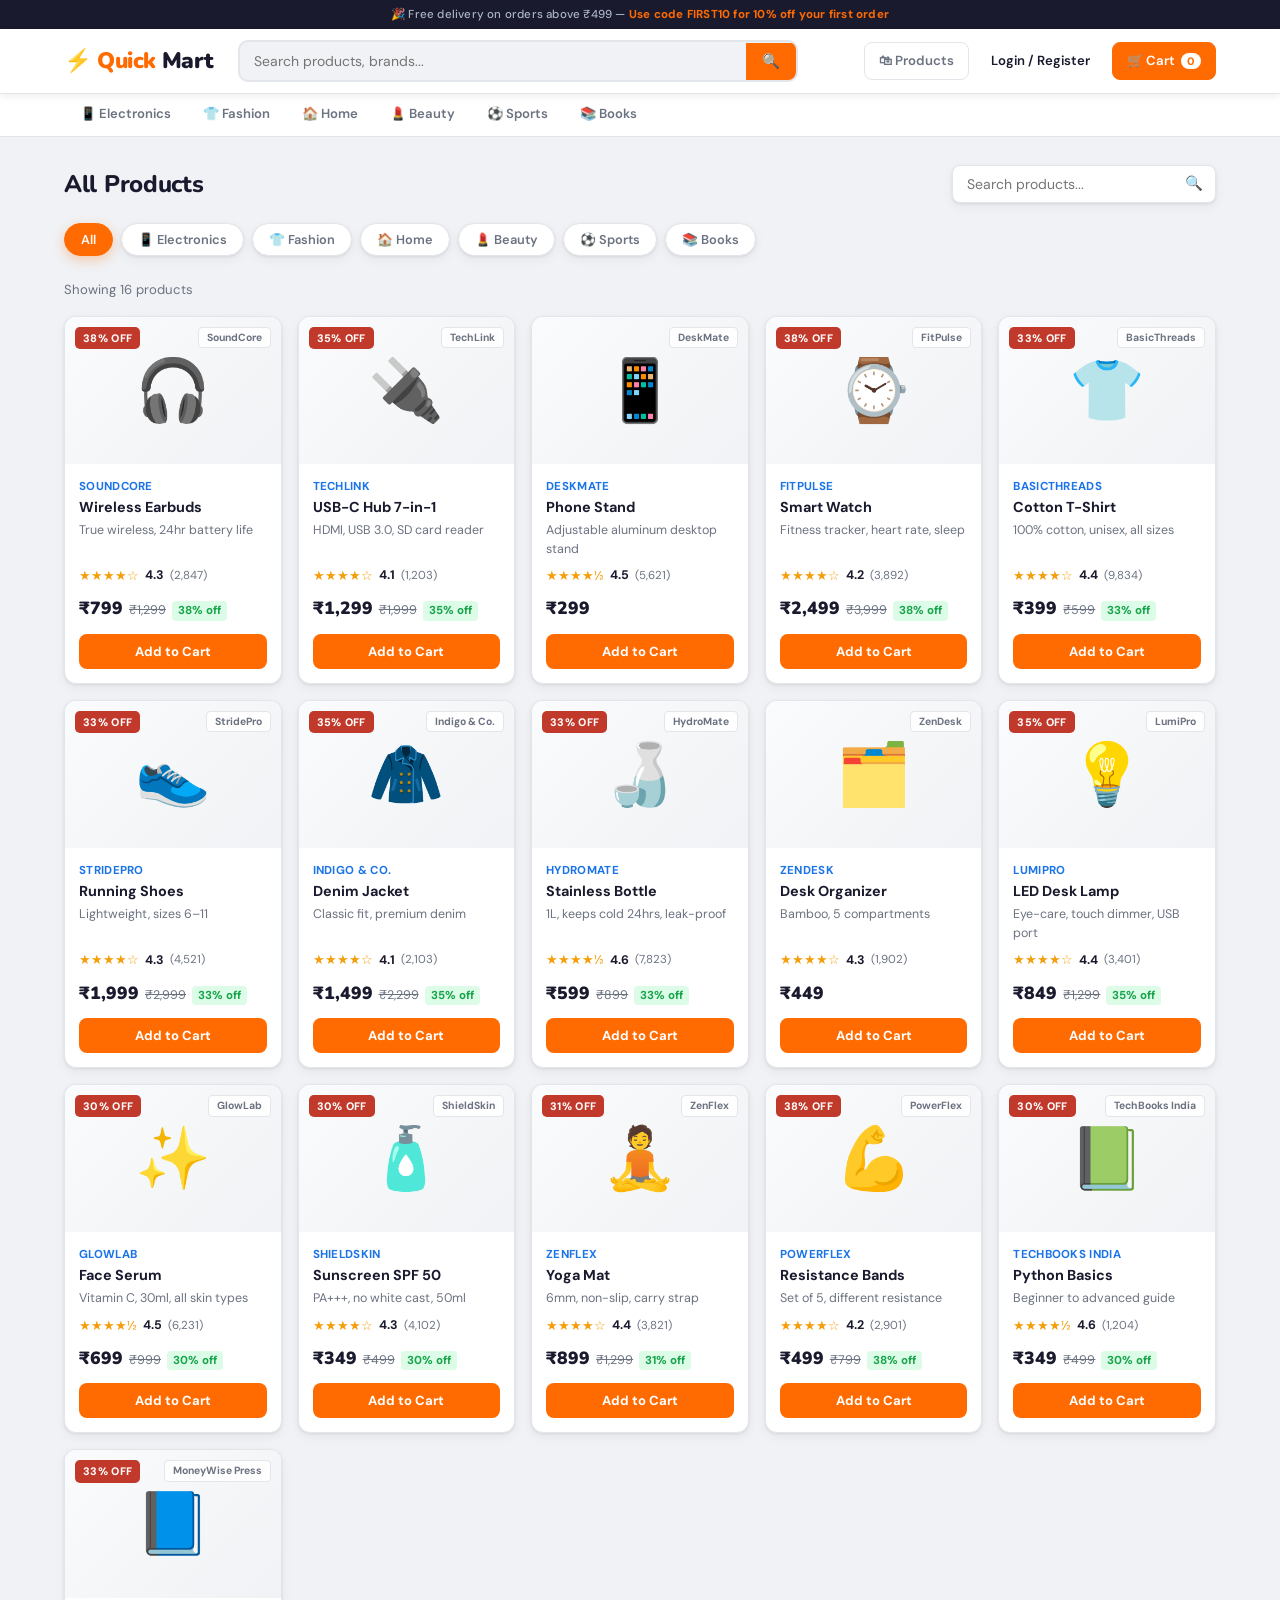
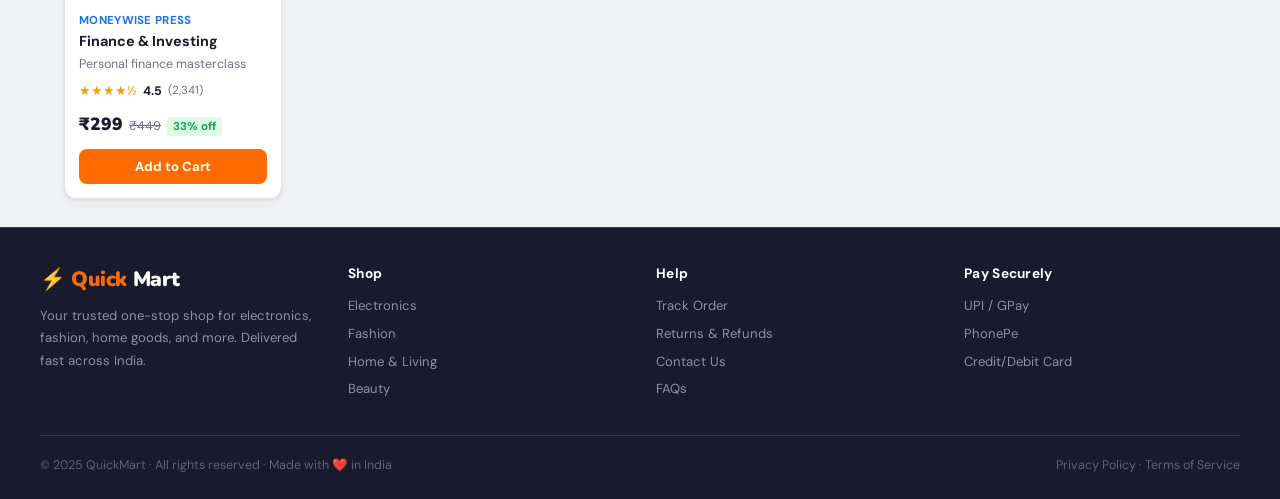
<file: products.html>
<!DOCTYPE html>
<html lang="en">
<head>
  <meta charset="UTF-8">
  <meta name="viewport" content="width=device-width, initial-scale=1.0">
  <title>Products — QuickMart</title>
  <link rel="preconnect" href="https://fonts.googleapis.com">
  <link href="https://fonts.googleapis.com/css2?family=Nunito:wght@400;500;600;700;800;900&family=DM+Sans:wght@400;500;600;700&display=swap" rel="stylesheet">
  <link rel="stylesheet" href="style.css">
</head>
<body>

<div class="topbar">🎉 Free delivery on orders above ₹499 — <span>Use code FIRST10 for 10% off your first order</span></div>

<nav>
  <div class="nav-inner">
    <a href="index.html" class="logo">⚡ Quick<span class="logo-dot">Mart</span></a>
    <div class="nav-search">
      <input type="text" placeholder="Search products, brands..." id="navSearch">
      <button onclick="navSearchGo()">🔍</button>
    </div>
    <div class="nav-actions" id="nav-actions">
      <a href="products.html" class="nav-btn">🛍 Products</a>
      <a href="cart.html" class="nav-btn cart">🛒 Cart <span class="badge" id="nav-count">0</span></a>
    </div>
  </div>
</nav>

<div style="background:#fff;border-bottom:1px solid var(--border);">
  <div class="cat-nav-inner" style="max-width:1200px;margin:0 auto;padding:0 24px;">
    <a href="products.html?cat=electronics" class="cat-nav-link" data-cat="electronics">📱 Electronics</a>
    <a href="products.html?cat=fashion" class="cat-nav-link" data-cat="fashion">👕 Fashion</a>
    <a href="products.html?cat=home" class="cat-nav-link" data-cat="home">🏠 Home</a>
    <a href="products.html?cat=beauty" class="cat-nav-link" data-cat="beauty">💄 Beauty</a>
    <a href="products.html?cat=sports" class="cat-nav-link" data-cat="sports">⚽ Sports</a>
    <a href="products.html?cat=books" class="cat-nav-link" data-cat="books">📚 Books</a>
  </div>
</div>

<div class="products-page">
  <div class="products-page-header">
    <h1 id="pageTitle">All Products</h1>
    <div class="search-bar">
      <input type="text" id="searchBox" placeholder="Search products...">
      <span>🔍</span>
    </div>
  </div>

  <div class="filter-pills">
    <button class="pill active" onclick="filterCat('all', this)">All</button>
    <button class="pill" onclick="filterCat('electronics', this)">📱 Electronics</button>
    <button class="pill" onclick="filterCat('fashion', this)">👕 Fashion</button>
    <button class="pill" onclick="filterCat('home', this)">🏠 Home</button>
    <button class="pill" onclick="filterCat('beauty', this)">💄 Beauty</button>
    <button class="pill" onclick="filterCat('sports', this)">⚽ Sports</button>
    <button class="pill" onclick="filterCat('books', this)">📚 Books</button>
  </div>

  <div class="results-info" id="resultsInfo"></div>
  <div class="product-grid" id="productGrid"></div>
</div>

<div id="toast" class="toast"><span class="toast-emoji">✓</span> Added to cart!</div>

<footer>
  <div class="footer-inner">
    <div class="footer-brand">
      <div class="logo">⚡ Quick<span style="color:#fff">Mart</span></div>
      <p>Your trusted one-stop shop for electronics, fashion, home goods, and more. Delivered fast across India.</p>
    </div>
    <div class="footer-col"><h4>Shop</h4><a href="products.html?cat=electronics">Electronics</a><a href="products.html?cat=fashion">Fashion</a><a href="products.html?cat=home">Home & Living</a><a href="products.html?cat=beauty">Beauty</a></div>
    <div class="footer-col"><h4>Help</h4><a href="#">Track Order</a><a href="#">Returns & Refunds</a><a href="#">Contact Us</a><a href="#">FAQs</a></div>
    <div class="footer-col"><h4>Pay Securely</h4><a href="#">UPI / GPay</a><a href="#">PhonePe</a><a href="#">Credit/Debit Card</a></div>
  </div>
  <div class="footer-bottom">
    <p>© 2025 QuickMart · All rights reserved · Made with ❤️ in India</p>
    <p>Privacy Policy · Terms of Service</p>
  </div>
</footer>

<script src="products-data.js"></script>
<script src="qm-shared.js?v=2"></script>
<script>
  let currentCat = 'all';
  let searchQuery = '';
  let allProducts = [];

  const params = new URLSearchParams(window.location.search);
  const urlCat = params.get('cat');
  const urlQ   = params.get('q');
  if (urlCat) {
    currentCat = urlCat;
    document.querySelectorAll('.pill').forEach(p => { p.classList.remove('active'); if (p.textContent.toLowerCase().includes(urlCat)) p.classList.add('active'); });
    document.querySelectorAll('.cat-nav-link').forEach(a => { if (a.dataset.cat === urlCat) a.classList.add('active'); });
    const catLabels = {electronics:'Electronics',fashion:'Fashion',home:'Home & Living',beauty:'Beauty',sports:'Sports',books:'Books'};
    document.getElementById('pageTitle').textContent = catLabels[urlCat] || 'Products';
  }
  if (urlQ) { searchQuery = urlQ.toLowerCase(); document.getElementById('searchBox').value = urlQ; }

  function starsHTML(n) {
    n=parseFloat(n)||0; const full=Math.floor(n),half=n%1>=.5; let s='';
    for(let i=0;i<full;i++)s+='★'; if(half)s+='½';
    for(let i=0;i<(5-full-(half?1:0));i++)s+='☆'; return s;
  }
  function discountPct(p) { if(!p.mrp||p.mrp<=p.price)return 0; return Math.round((p.mrp-p.price)/p.mrp*100); }

  function productCardHTML(p) {
    const disc = discountPct(p);
    const hasImg = p.images && p.images.some(img => img && img.startsWith('data:'));
    const imgHTML = hasImg ? `<img src="${p.images.find(img=>img.startsWith('data:'))}" style="width:100%;height:100%;object-fit:cover;border-radius:12px">` : (p.emoji||'📦');
    return `<a href="product.html?id=${p.id}" class="product-card">
      <div class="product-img">
        ${disc>0?`<div class="discount-badge">${disc}% OFF</div>`:''}
        <span class="brand-badge">${p.brand}</span>${imgHTML}
      </div>
      <div class="product-body">
        <div class="product-brand">${p.brand}</div><h3>${p.name}</h3>
        <p class="product-desc">${p.desc}</p>
        <div class="rating-row"><span class="stars">${starsHTML(p.rating)}</span><span class="rating-num">${p.rating}</span><span class="rating-count">(${(p.reviewCount||0).toLocaleString()})</span></div>
        <div class="price-row"><span class="price">₹${p.price.toLocaleString()}</span>${disc>0?`<span class="mrp">₹${p.mrp.toLocaleString()}</span><span class="you-save">${disc}% off</span>`:''}</div>
        <button class="btn-add" onclick="event.preventDefault();addToCart(${p.id},this,allProducts)">Add to Cart</button>
      </div>
    </a>`;
  }

  function getFiltered() {
    return allProducts.filter(p => {
      const matchCat    = currentCat==='all' || p.category===currentCat;
      const matchSearch = !searchQuery || p.name.toLowerCase().includes(searchQuery) || p.desc.toLowerCase().includes(searchQuery) || p.brand.toLowerCase().includes(searchQuery);
      return matchCat && matchSearch;
    });
  }

  function renderProducts() {
    const grid = document.getElementById('productGrid');
    const list = getFiltered();
    document.getElementById('resultsInfo').textContent = `Showing ${list.length} product${list.length!==1?'s':''}`;
    grid.innerHTML = list.length ? list.map(productCardHTML).join('') : `<div class="empty-state"><div class="emoji">😕</div><p>No products found.</p></div>`;
  }

  function filterCat(cat, btn) {
    currentCat = cat;
    document.querySelectorAll('.pill').forEach(p=>p.classList.remove('active'));
    btn.classList.add('active');
    renderProducts();
    const catLabels={all:'All Products',electronics:'Electronics',fashion:'Fashion',home:'Home & Living',beauty:'Beauty',sports:'Sports',books:'Books'};
    document.getElementById('pageTitle').textContent = catLabels[cat]||'All Products';
  }

  document.getElementById('searchBox').addEventListener('input', e => { searchQuery=e.target.value.toLowerCase(); renderProducts(); });

  async function init() {
    document.getElementById('productGrid').innerHTML = '<div style="text-align:center;padding:60px;color:var(--muted)">⏳ Loading products from Google Sheets…</div>';
    allProducts = await getAllProducts();
    renderProducts();
  }

  initNav(); updateBadge(); init();
</script>
</body>
</html>
</file>
<file: style.css>
@import url('https://fonts.googleapis.com/css2?family=Nunito:wght@400;500;600;700;800;900&family=DM+Sans:wght@400;500;600;700&display=swap');

:root {
  --bg: #f0f2f5;
  --surface: #ffffff;
  --surface2: #f7f8fa;
  --border: #e2e5ea;
  --accent: #ff6b00;
  --accent-dark: #e05500;
  --accent-light: #fff4ed;
  --accent2: #1a73e8;
  --text: #1a1a2e;
  --muted: #6b7280;
  --muted2: #9ca3af;
  --success: #16a34a;
  --danger: #dc2626;
  --sale: #c0392b;
  --star: #f59e0b;
  --radius: 12px;
  --radius-sm: 8px;
  --shadow: 0 1px 3px rgba(0,0,0,.08), 0 4px 12px rgba(0,0,0,.05);
  --shadow-md: 0 4px 20px rgba(0,0,0,.1);
  --shadow-lg: 0 8px 40px rgba(0,0,0,.12);
}

* { margin:0; padding:0; box-sizing:border-box; }
html { scroll-behavior:smooth; }
body {
  background: var(--bg);
  color: var(--text);
  font-family: 'DM Sans', sans-serif;
  min-height: 100vh;
  display: flex;
  flex-direction: column;
  font-size: 15px;
  line-height: 1.5;
}

/* ── TOP BAR ─────────────────── */
.topbar {
  background: #1a1a2e;
  color: #aab4c8;
  font-size: .72rem;
  text-align: center;
  padding: 6px 16px;
  font-weight: 500;
  letter-spacing: .2px;
}
.topbar span { color: #ff6b00; font-weight: 700; }

/* ── NAV ─────────────────────── */
nav {
  background: #fff;
  border-bottom: 1px solid var(--border);
  position: sticky;
  top: 0;
  z-index: 200;
  box-shadow: 0 2px 8px rgba(0,0,0,.07);
}
.nav-inner {
  max-width: 1200px;
  margin: 0 auto;
  padding: 0 24px;
  height: 64px;
  display: flex;
  align-items: center;
  gap: 24px;
}
.logo {
  font-family: 'Nunito', sans-serif;
  font-size: 1.4rem;
  font-weight: 900;
  color: var(--accent);
  text-decoration: none;
  letter-spacing: -0.5px;
  flex-shrink: 0;
  display: flex;
  align-items: center;
  gap: 6px;
}
.logo-dot { color: var(--text); }

.nav-search {
  flex: 1;
  max-width: 560px;
  display: flex;
  align-items: center;
  background: var(--bg);
  border: 2px solid var(--border);
  border-radius: 10px;
  overflow: hidden;
  transition: border-color .15s;
}
.nav-search:focus-within { border-color: var(--accent); }
.nav-search input {
  flex: 1;
  border: none;
  background: transparent;
  padding: 10px 14px;
  font-family: inherit;
  font-size: .875rem;
  color: var(--text);
  outline: none;
}
.nav-search button {
  background: var(--accent);
  border: none;
  color: #fff;
  padding: 10px 16px;
  cursor: pointer;
  font-size: .9rem;
  transition: background .15s;
}
.nav-search button:hover { background: var(--accent-dark); }

.nav-actions { display: flex; align-items: center; gap: 8px; margin-left: auto; }
.nav-btn {
  display: flex;
  align-items: center;
  gap: 6px;
  padding: 8px 14px;
  border-radius: var(--radius-sm);
  text-decoration: none;
  font-size: .825rem;
  font-weight: 600;
  color: var(--muted);
  border: 1.5px solid var(--border);
  transition: all .15s;
  background: #fff;
  white-space: nowrap;
}
.nav-btn:hover { border-color: var(--accent); color: var(--accent); }
.nav-btn.cart {
  background: var(--accent);
  color: #fff;
  border-color: var(--accent);
}
.nav-btn.cart:hover { background: var(--accent-dark); border-color: var(--accent-dark); color: #fff; }
.badge {
  background: #fff;
  color: var(--accent);
  border-radius: 999px;
  padding: 0 6px;
  font-size: .68rem;
  font-weight: 800;
  min-width: 18px;
  text-align: center;
}
.nav-btn.cart .badge { color: var(--accent); }

/* ── CATEGORY NAV BAR ───────── */
.cat-nav {
  background: #fff;
  border-bottom: 1px solid var(--border);
}
.cat-nav-inner {
  max-width: 1200px;
  margin: 0 auto;
  padding: 0 24px;
  display: flex;
  gap: 0;
  overflow-x: auto;
  scrollbar-width: none;
}
.cat-nav-inner::-webkit-scrollbar { display: none; }
.cat-nav-link {
  display: flex;
  align-items: center;
  gap: 6px;
  padding: 10px 16px;
  color: var(--muted);
  text-decoration: none;
  font-size: .82rem;
  font-weight: 600;
  border-bottom: 2.5px solid transparent;
  white-space: nowrap;
  transition: all .15s;
}
.cat-nav-link:hover, .cat-nav-link.active {
  color: var(--accent);
  border-bottom-color: var(--accent);
}

/* ── HERO ────────────────────── */
.hero {
  background: linear-gradient(135deg, #1a1a2e 0%, #16213e 50%, #0f3460 100%);
  padding: 60px 24px;
  position: relative;
  overflow: hidden;
}
.hero::before {
  content: '';
  position: absolute;
  inset: 0;
  background: radial-gradient(ellipse at 70% 50%, rgba(255,107,0,.15) 0%, transparent 60%);
  pointer-events: none;
}
.hero-inner {
  max-width: 1200px;
  margin: 0 auto;
  display: grid;
  grid-template-columns: 1fr 1fr;
  gap: 60px;
  align-items: center;
  position: relative;
}
.hero-tag {
  display: inline-flex;
  align-items: center;
  gap: 5px;
  background: rgba(255,107,0,.15);
  color: #ff9140;
  border: 1px solid rgba(255,107,0,.3);
  padding: 5px 14px;
  border-radius: 999px;
  font-size: .78rem;
  font-weight: 700;
  margin-bottom: 16px;
  letter-spacing: .3px;
}
.hero-content h1 {
  font-family: 'Nunito', sans-serif;
  font-size: clamp(2.2rem,4vw,3.2rem);
  font-weight: 900;
  line-height: 1.1;
  letter-spacing: -1px;
  color: #fff;
  margin-bottom: 14px;
}
.hero-content h1 em { font-style: normal; color: var(--accent); }
.hero-content p { color: #8892a4; font-size: .95rem; margin-bottom: 28px; line-height: 1.75; }
.hero-btns { display: flex; gap: 10px; flex-wrap: wrap; }

.stat-cards { display: grid; grid-template-columns: 1fr 1fr; gap: 12px; }
.stat-card {
  background: rgba(255,255,255,.05);
  border: 1px solid rgba(255,255,255,.1);
  border-radius: var(--radius);
  padding: 20px;
  backdrop-filter: blur(10px);
}
.stat-card .num {
  font-family: 'Nunito', sans-serif;
  font-size: 1.6rem;
  font-weight: 900;
  color: var(--accent);
  letter-spacing: -0.5px;
}
.stat-card .lbl { font-size: .78rem; color: #8892a4; margin-top: 2px; font-weight: 500; }

/* ── BUTTONS ─────────────────── */
.btn-primary, .btn-outline, .btn-ghost {
  display: inline-flex;
  align-items: center;
  justify-content: center;
  gap: 7px;
  padding: 11px 22px;
  border-radius: var(--radius-sm);
  font-family: inherit;
  font-size: .875rem;
  font-weight: 700;
  cursor: pointer;
  transition: all .18s;
  text-decoration: none;
  border: 2px solid transparent;
  white-space: nowrap;
}
.btn-primary { background: var(--accent); color: #fff; border-color: var(--accent); }
.btn-primary:hover { background: var(--accent-dark); border-color: var(--accent-dark); box-shadow: 0 4px 16px rgba(255,107,0,.4); transform: translateY(-1px); }
.btn-primary.large { padding: 14px 28px; font-size: 1rem; }
.btn-outline { background: transparent; color: var(--accent); border-color: var(--accent); }
.btn-outline:hover { background: var(--accent); color: #fff; transform: translateY(-1px); }
.btn-ghost { background: rgba(255,255,255,.1); color: #fff; border-color: rgba(255,255,255,.2); }
.btn-ghost:hover { background: rgba(255,255,255,.2); }
.btn-secondary { background: var(--surface2); color: var(--muted); border: 2px solid var(--border); display: inline-flex; align-items: center; gap: 7px; padding: 11px 22px; border-radius: var(--radius-sm); font-family: inherit; font-size: .875rem; font-weight: 700; cursor: pointer; transition: all .15s; text-decoration: none; }
.btn-secondary:hover { border-color: var(--text); color: var(--text); }

/* ── SECTIONS ────────────────── */
.section {
  max-width: 1200px;
  margin: 0 auto;
  width: 100%;
  padding: 36px 24px;
}
.section-head { display: flex; align-items: baseline; justify-content: space-between; margin-bottom: 20px; }
.section-title { font-family: 'Nunito', sans-serif; font-size: 1.3rem; font-weight: 800; letter-spacing: -0.3px; }
.section-link { font-size: .82rem; color: var(--accent); font-weight: 600; text-decoration: none; }
.section-link:hover { text-decoration: underline; }
.section-sub { font-size: .85rem; color: var(--muted); margin-top: 2px; margin-bottom: 20px; }

/* ── CATEGORY GRID ───────────── */
.cat-strip {
  display: grid;
  grid-template-columns: repeat(6, 1fr);
  gap: 12px;
}
.cat-strip-card {
  background: #fff;
  border: 1.5px solid var(--border);
  border-radius: var(--radius);
  padding: 18px 10px;
  text-align: center;
  text-decoration: none;
  color: var(--text);
  transition: all .18s;
  box-shadow: var(--shadow);
}
.cat-strip-card:hover { border-color: var(--accent); transform: translateY(-2px); box-shadow: var(--shadow-md); }
.cat-strip-card .icon { font-size: 2rem; display: block; margin-bottom: 8px; }
.cat-strip-card .name { font-size: .75rem; font-weight: 700; color: var(--muted); }

/* ── TRUST BAR ───────────────── */
.trust-bar {
  background: #fff;
  border-top: 1px solid var(--border);
  border-bottom: 1px solid var(--border);
  padding: 24px;
}
.trust-inner {
  max-width: 1200px;
  margin: 0 auto;
  display: grid;
  grid-template-columns: repeat(4, 1fr);
  gap: 20px;
}
.trust-item { display: flex; align-items: flex-start; gap: 12px; }
.trust-icon { font-size: 1.5rem; flex-shrink: 0; }
.trust-item h4 { font-size: .85rem; font-weight: 700; margin-bottom: 2px; }
.trust-item p { font-size: .78rem; color: var(--muted); line-height: 1.5; }

/* ── PRODUCT GRID ────────────── */
.product-grid { display: grid; grid-template-columns: repeat(auto-fill, minmax(210px, 1fr)); gap: 16px; }

.product-card {
  background: #fff;
  border: 1.5px solid var(--border);
  border-radius: var(--radius);
  overflow: hidden;
  display: flex;
  flex-direction: column;
  transition: all .2s;
  box-shadow: var(--shadow);
  cursor: pointer;
  text-decoration: none;
  color: inherit;
  position: relative;
}
.product-card:hover { border-color: #d0d5dd; box-shadow: var(--shadow-md); transform: translateY(-3px); }

.product-img {
  font-size: 3.8rem;
  text-align: center;
  padding: 28px;
  background: linear-gradient(135deg, #fafbfc, #f0f2f5);
  position: relative;
  min-height: 130px;
  display: flex;
  align-items: center;
  justify-content: center;
}
.discount-badge {
  position: absolute;
  top: 10px;
  left: 10px;
  background: var(--sale);
  color: #fff;
  font-size: .68rem;
  font-weight: 800;
  padding: 3px 8px;
  border-radius: 5px;
  letter-spacing: .3px;
}
.brand-badge {
  position: absolute;
  top: 10px;
  right: 10px;
  background: rgba(255,255,255,.9);
  color: var(--muted);
  font-size: .65rem;
  font-weight: 700;
  padding: 2px 8px;
  border-radius: 4px;
  border: 1px solid var(--border);
}

.product-body { padding: 14px; flex: 1; display: flex; flex-direction: column; }
.product-brand { font-size: .72rem; color: var(--accent2); font-weight: 700; margin-bottom: 3px; letter-spacing: .3px; text-transform: uppercase; }
.product-body h3 { font-size: .9rem; font-weight: 700; margin-bottom: 4px; color: var(--text); line-height: 1.3; }
.product-desc { font-size: .78rem; color: var(--muted); flex: 1; margin-bottom: 8px; line-height: 1.5; }

.rating-row { display: flex; align-items: center; gap: 6px; margin-bottom: 10px; }
.stars { color: var(--star); font-size: .8rem; }
.rating-num { font-size: .78rem; font-weight: 700; color: var(--text); }
.rating-count { font-size: .72rem; color: var(--muted); }

.price-row { display: flex; align-items: baseline; gap: 6px; margin-bottom: 12px; flex-wrap: wrap; }
.price { font-family: 'Nunito', sans-serif; font-weight: 900; font-size: 1.1rem; color: var(--text); }
.mrp { font-size: .78rem; color: var(--muted); text-decoration: line-through; font-weight: 400; }
.you-save { font-size: .72rem; color: var(--success); font-weight: 700; background: #dcfce7; padding: 1px 6px; border-radius: 4px; }

.btn-add {
  background: var(--accent);
  color: #fff;
  border: none;
  padding: 9px 14px;
  border-radius: var(--radius-sm);
  font-size: .82rem;
  font-weight: 700;
  cursor: pointer;
  transition: all .15s;
  width: 100%;
  font-family: inherit;
}
.btn-add:hover { background: var(--accent-dark); }
.btn-add.added { background: var(--success); }

/* ── PRODUCTS PAGE ───────────── */
.products-page {
  max-width: 1200px;
  margin: 0 auto;
  width: 100%;
  flex: 1;
  padding: 28px 24px;
}
.products-page-header {
  display: flex;
  align-items: center;
  justify-content: space-between;
  margin-bottom: 20px;
  gap: 16px;
  flex-wrap: wrap;
}
.products-page-header h1 {
  font-family: 'Nunito', sans-serif;
  font-size: 1.5rem;
  font-weight: 800;
  letter-spacing: -0.3px;
}
.search-bar {
  display: flex;
  align-items: center;
  background: #fff;
  border: 1.5px solid var(--border);
  border-radius: var(--radius-sm);
  overflow: hidden;
  box-shadow: var(--shadow);
  transition: border-color .15s;
}
.search-bar:focus-within { border-color: var(--accent); }
.search-bar input {
  border: none;
  background: transparent;
  padding: 9px 14px;
  font-family: inherit;
  font-size: .875rem;
  color: var(--text);
  outline: none;
  width: 220px;
}
.search-bar span { padding: 0 12px; color: var(--muted); font-size: .9rem; }

.filter-pills { display: flex; gap: 8px; flex-wrap: wrap; margin-bottom: 24px; }
.pill {
  background: #fff;
  border: 1.5px solid var(--border);
  color: var(--muted);
  padding: 7px 16px;
  border-radius: 999px;
  font-size: .8rem;
  font-weight: 600;
  cursor: pointer;
  transition: all .15s;
  font-family: inherit;
  box-shadow: var(--shadow);
  display: flex;
  align-items: center;
  gap: 5px;
}
.pill:hover { border-color: var(--accent); color: var(--accent); }
.pill.active { background: var(--accent); border-color: var(--accent); color: #fff; box-shadow: 0 4px 12px rgba(255,107,0,.3); }

.results-info { color: var(--muted); font-size: .82rem; margin-bottom: 16px; }
.empty-state { grid-column: 1/-1; text-align: center; padding: 80px 20px; color: var(--muted); }
.empty-state .emoji { font-size: 3rem; margin-bottom: 12px; }
.empty-state p { font-size: .9rem; }

/* ── PRODUCT DETAIL PAGE ────── */
.product-detail {
  max-width: 1200px;
  margin: 0 auto;
  width: 100%;
  padding: 28px 24px;
}
.breadcrumb {
  display: flex;
  align-items: center;
  gap: 8px;
  margin-bottom: 24px;
  font-size: .8rem;
  color: var(--muted);
}
.breadcrumb a { color: var(--accent2); text-decoration: none; font-weight: 500; }
.breadcrumb a:hover { text-decoration: underline; }
.breadcrumb span { color: var(--muted2); }

.pd-layout { display: grid; grid-template-columns: 1fr 1fr 320px; gap: 28px; align-items: start; }

/* Product image gallery */
.pd-gallery { display: flex; gap: 12px; }
.gallery-thumbs { display: flex; flex-direction: column; gap: 8px; }
.thumb {
  width: 60px;
  height: 60px;
  background: var(--surface2);
  border: 2px solid var(--border);
  border-radius: 8px;
  display: flex;
  align-items: center;
  justify-content: center;
  font-size: 1.4rem;
  cursor: pointer;
  transition: all .15s;
}
.thumb:hover, .thumb.active { border-color: var(--accent); background: var(--accent-light); }
.main-img {
  flex: 1;
  background: linear-gradient(135deg, #fafbfc, #f0f2f5);
  border: 2px solid var(--border);
  border-radius: var(--radius);
  display: flex;
  align-items: center;
  justify-content: center;
  font-size: 8rem;
  min-height: 360px;
  position: relative;
  overflow: hidden;
}
.main-img .discount-badge { top: 16px; left: 16px; font-size: .8rem; padding: 5px 12px; }

/* Product info */
.pd-info {}
.pd-brand { font-size: .8rem; color: var(--accent2); font-weight: 700; text-transform: uppercase; letter-spacing: .5px; margin-bottom: 8px; }
.pd-name { font-family: 'Nunito', sans-serif; font-size: 1.6rem; font-weight: 800; line-height: 1.25; letter-spacing: -0.5px; margin-bottom: 10px; }
.pd-rating-row {
  display: flex;
  align-items: center;
  gap: 12px;
  margin-bottom: 16px;
  padding-bottom: 16px;
  border-bottom: 1px solid var(--border);
}
.pd-stars { color: var(--star); font-size: 1rem; }
.pd-rating-num { font-weight: 800; font-size: .95rem; }
.pd-review-count { color: var(--muted); font-size: .85rem; }
.verified-tag { font-size: .75rem; color: var(--success); font-weight: 600; background: #dcfce7; padding: 2px 8px; border-radius: 4px; }

.pd-price-block { margin-bottom: 16px; }
.pd-price-row { display: flex; align-items: baseline; gap: 10px; margin-bottom: 4px; }
.pd-price { font-family: 'Nunito', sans-serif; font-size: 2.2rem; font-weight: 900; color: var(--text); }
.pd-mrp { font-size: 1rem; color: var(--muted); text-decoration: line-through; }
.pd-discount { font-size: 1.1rem; font-weight: 800; color: var(--success); }
.pd-save { font-size: .8rem; color: var(--success); font-weight: 600; }

.pd-highlights { margin-bottom: 16px; }
.pd-highlights h4 { font-size: .875rem; font-weight: 700; margin-bottom: 10px; color: var(--muted); text-transform: uppercase; letter-spacing: .5px; font-size: .75rem; }
.pd-highlights ul { list-style: none; display: flex; flex-direction: column; gap: 6px; }
.pd-highlights li { font-size: .875rem; display: flex; align-items: flex-start; gap: 8px; color: var(--text); }
.pd-highlights li::before { content: '✓'; color: var(--success); font-weight: 800; flex-shrink: 0; margin-top: 1px; }

.pd-colors { margin-bottom: 16px; }
.pd-colors h4 { font-size: .75rem; font-weight: 700; margin-bottom: 10px; color: var(--muted); text-transform: uppercase; letter-spacing: .5px; }
.color-pills { display: flex; gap: 8px; flex-wrap: wrap; }
.color-pill {
  padding: 5px 14px;
  border-radius: 999px;
  border: 1.5px solid var(--border);
  font-size: .78rem;
  font-weight: 600;
  cursor: pointer;
  transition: all .15s;
  background: #fff;
}
.color-pill:hover, .color-pill.active { border-color: var(--accent); color: var(--accent); background: var(--accent-light); }

/* Buy box */
.pd-buy-box {
  background: #fff;
  border: 1.5px solid var(--border);
  border-radius: var(--radius);
  padding: 20px;
  position: sticky;
  top: 80px;
  box-shadow: var(--shadow-md);
}
.buy-price { font-family: 'Nunito', sans-serif; font-size: 1.8rem; font-weight: 900; color: var(--text); margin-bottom: 4px; }
.buy-save { font-size: .82rem; color: var(--success); font-weight: 600; margin-bottom: 16px; }
.delivery-info {
  background: var(--surface2);
  border: 1px solid var(--border);
  border-radius: var(--radius-sm);
  padding: 12px 14px;
  margin-bottom: 16px;
}
.delivery-info .di-row { display: flex; align-items: flex-start; gap: 10px; padding: 6px 0; border-bottom: 1px solid var(--border); }
.delivery-info .di-row:last-child { border-bottom: none; padding-bottom: 0; }
.di-icon { font-size: 1rem; flex-shrink: 0; margin-top: 1px; }
.di-content { }
.di-label { font-size: .75rem; font-weight: 700; color: var(--muted); text-transform: uppercase; letter-spacing: .3px; }
.di-value { font-size: .85rem; font-weight: 600; color: var(--text); }
.di-note { font-size: .75rem; color: var(--muted); }

.qty-row { display: flex; align-items: center; gap: 12px; margin-bottom: 14px; }
.qty-label { font-size: .82rem; font-weight: 700; color: var(--muted); }
.qty-ctrl { display: flex; align-items: center; background: var(--surface2); border: 1.5px solid var(--border); border-radius: 8px; overflow: hidden; }
.qty-btn { background: none; border: none; padding: 6px 12px; cursor: pointer; font-size: 1rem; color: var(--text); font-family: inherit; font-weight: 700; transition: background .15s; }
.qty-btn:hover { background: var(--border); }
.qty-num { font-weight: 800; min-width: 32px; text-align: center; font-size: .9rem; padding: 6px; }

.buy-btns { display: flex; flex-direction: column; gap: 8px; margin-bottom: 14px; }
.buy-btns .btn-primary { padding: 13px; font-size: .9rem; }
.buy-btns .btn-secondary { padding: 13px; font-size: .9rem; width: 100%; }

.secure-tag {
  display: flex;
  align-items: center;
  justify-content: center;
  gap: 6px;
  font-size: .75rem;
  color: var(--muted);
  padding-top: 10px;
  border-top: 1px solid var(--border);
}

/* Tabs */
.pd-tabs-section { margin-top: 36px; }
.tab-bar { display: flex; gap: 0; border-bottom: 2px solid var(--border); margin-bottom: 24px; overflow-x: auto; scrollbar-width: none; }
.tab-bar::-webkit-scrollbar { display: none; }
.tab-btn {
  padding: 12px 20px;
  border: none;
  background: transparent;
  font-family: inherit;
  font-size: .875rem;
  font-weight: 600;
  color: var(--muted);
  cursor: pointer;
  border-bottom: 2.5px solid transparent;
  margin-bottom: -2px;
  white-space: nowrap;
  transition: all .15s;
}
.tab-btn:hover { color: var(--text); }
.tab-btn.active { color: var(--accent); border-bottom-color: var(--accent); }
.tab-content { display: none; }
.tab-content.active { display: block; }

/* Specs table */
.specs-table { width: 100%; border-collapse: collapse; }
.specs-table tr:nth-child(even) td { background: var(--surface2); }
.specs-table td { padding: 10px 16px; font-size: .875rem; border: 1px solid var(--border); vertical-align: top; }
.specs-table td:first-child { font-weight: 700; color: var(--muted); width: 35%; white-space: nowrap; }

/* Reviews */
.reviews-summary { display: flex; gap: 32px; align-items: flex-start; margin-bottom: 28px; padding-bottom: 28px; border-bottom: 1px solid var(--border); }
.rating-big { text-align: center; }
.rating-big .num { font-family: 'Nunito', sans-serif; font-size: 3rem; font-weight: 900; color: var(--text); line-height: 1; }
.rating-big .stars { color: var(--star); font-size: 1.2rem; margin: 6px 0; }
.rating-big .count { font-size: .8rem; color: var(--muted); }
.rating-bars { flex: 1; display: flex; flex-direction: column; gap: 6px; }
.rating-bar-row { display: flex; align-items: center; gap: 10px; }
.rb-label { font-size: .78rem; color: var(--muted); width: 32px; text-align: right; white-space: nowrap; }
.rb-track { flex: 1; background: var(--border); height: 8px; border-radius: 999px; overflow: hidden; }
.rb-fill { height: 100%; background: var(--star); border-radius: 999px; }
.rb-pct { font-size: .75rem; color: var(--muted); width: 30px; }

.review-card {
  background: #fff;
  border: 1.5px solid var(--border);
  border-radius: var(--radius);
  padding: 18px;
  margin-bottom: 12px;
}
.rev-header { display: flex; align-items: flex-start; justify-content: space-between; margin-bottom: 10px; gap: 12px; }
.rev-name { font-weight: 800; font-size: .9rem; }
.rev-meta { display: flex; align-items: center; gap: 8px; margin-top: 3px; flex-wrap: wrap; }
.rev-stars { color: var(--star); font-size: .85rem; }
.rev-date { font-size: .75rem; color: var(--muted); }
.rev-verified { font-size: .72rem; color: var(--success); font-weight: 600; background: #dcfce7; padding: 1px 7px; border-radius: 4px; }
.rev-title { font-weight: 700; font-size: .9rem; margin-bottom: 5px; }
.rev-body { font-size: .85rem; color: var(--muted); line-height: 1.65; }

/* ── TOAST ───────────────────── */
.toast {
  position: fixed;
  bottom: 28px;
  right: 28px;
  background: #1a1a2e;
  color: #fff;
  padding: 13px 20px;
  border-radius: var(--radius);
  font-weight: 700;
  font-size: .875rem;
  transform: translateY(80px);
  opacity: 0;
  transition: all .3s cubic-bezier(.34,1.56,.64,1);
  z-index: 999;
  box-shadow: var(--shadow-lg);
  display: flex;
  align-items: center;
  gap: 10px;
}
.toast.show { transform: translateY(0); opacity: 1; }
.toast-emoji { font-size: 1.1rem; }

/* ── CART PAGE ───────────────── */
.cart-page {
  max-width: 1200px;
  margin: 0 auto;
  width: 100%;
  flex: 1;
  padding: 28px 24px;
}
.cart-page h1 { font-family: 'Nunito', sans-serif; font-size: 1.5rem; font-weight: 800; margin-bottom: 24px; letter-spacing: -0.3px; }
.cart-layout { display: grid; grid-template-columns: 1fr 340px; gap: 20px; }

.cart-item {
  display: flex;
  align-items: center;
  gap: 16px;
  background: #fff;
  border: 1.5px solid var(--border);
  border-radius: var(--radius);
  padding: 16px;
  margin-bottom: 10px;
  box-shadow: var(--shadow);
  transition: box-shadow .15s;
}
.cart-item:hover { box-shadow: var(--shadow-md); }
.item-emoji { font-size: 2.5rem; min-width: 56px; text-align: center; background: var(--surface2); padding: 12px; border-radius: 10px; }
.item-details { flex: 1; }
.item-brand { font-size: .72rem; color: var(--accent2); font-weight: 700; text-transform: uppercase; letter-spacing: .3px; margin-bottom: 2px; }
.item-details h3 { font-size: .9rem; font-weight: 700; margin-bottom: 2px; }
.item-details p { color: var(--muted); font-size: .78rem; }

.item-qty {
  display: flex;
  align-items: center;
  gap: 0;
  background: var(--surface2);
  border: 1.5px solid var(--border);
  border-radius: 8px;
  overflow: hidden;
}
.item-qty button {
  background: none;
  border: none;
  color: var(--text);
  font-size: 1rem;
  cursor: pointer;
  width: 32px;
  height: 32px;
  transition: background .15s;
  font-family: inherit;
  font-weight: 700;
}
.item-qty button:hover { background: var(--border); }
.item-qty span { font-weight: 800; min-width: 28px; text-align: center; font-size: .875rem; }
.item-total { font-family: 'Nunito', sans-serif; font-weight: 900; font-size: .95rem; color: var(--text); min-width: 80px; text-align: right; }
.remove-btn { background: none; border: none; cursor: pointer; font-size: 1rem; opacity: .35; transition: opacity .15s; padding: 6px; border-radius: 6px; }
.remove-btn:hover { opacity: .8; background: #fee2e2; }

.cart-summary {
  background: #fff;
  border: 1.5px solid var(--border);
  border-radius: var(--radius);
  padding: 22px;
  position: sticky;
  top: 80px;
  box-shadow: var(--shadow-md);
}
.cart-summary h2 { font-family: 'Nunito', sans-serif; font-size: 1rem; font-weight: 800; margin-bottom: 18px; letter-spacing: -0.2px; }
.summary-row { display: flex; justify-content: space-between; padding: 9px 0; border-bottom: 1px solid var(--border); font-size: .875rem; color: var(--muted); }
.summary-row.total { border: none; font-family: 'Nunito', sans-serif; font-weight: 900; font-size: 1.05rem; color: var(--text); margin: 10px 0 18px; }
.summary-row .val-green { color: var(--success); font-weight: 700; }

/* ── CHECKOUT PAGE ───────────── */
.checkout-page {
  max-width: 1100px;
  margin: 0 auto;
  width: 100%;
  flex: 1;
  padding: 28px 24px;
}
.checkout-page h1 { font-family: 'Nunito', sans-serif; font-size: 1.5rem; font-weight: 800; margin-bottom: 24px; letter-spacing: -0.3px; }
.checkout-layout { display: grid; grid-template-columns: 1fr 320px; gap: 20px; }
.checkout-form, .order-summary {
  background: #fff;
  border: 1.5px solid var(--border);
  border-radius: var(--radius);
  padding: 24px;
  height: fit-content;
  box-shadow: var(--shadow);
}
.form-section-title { font-size: .78rem; font-weight: 800; color: var(--muted); text-transform: uppercase; letter-spacing: .5px; margin: 22px 0 14px; padding-top: 18px; border-top: 1px solid var(--border); }
.form-section-title:first-child { margin-top: 0; padding-top: 0; border-top: none; }
.form-group { margin-bottom: 12px; }
.form-group label { display: block; font-size: .8rem; font-weight: 600; color: var(--muted); margin-bottom: 5px; }
.form-group input, .form-group textarea {
  width: 100%;
  background: var(--surface2);
  border: 1.5px solid var(--border);
  border-radius: var(--radius-sm);
  padding: 10px 13px;
  color: var(--text);
  font-family: inherit;
  font-size: .875rem;
  outline: none;
  transition: border .15s;
  resize: vertical;
}
.form-group input:focus, .form-group textarea:focus { border-color: var(--accent); background: #fff; }
.pay-options { display: flex; gap: 8px; margin-bottom: 14px; flex-wrap: wrap; }
.pay-option { flex: 1; min-width: 120px; background: var(--surface2); border: 2px solid var(--border); border-radius: var(--radius-sm); padding: 12px; cursor: pointer; display: flex; align-items: center; gap: 7px; font-size: .82rem; font-weight: 600; transition: all .15s; }
.pay-option input { display: none; }
.pay-option.active { border-color: var(--accent); background: var(--accent-light); color: var(--accent); }
.upi-box { background: var(--accent-light); border: 1.5px solid rgba(255,107,0,.2); border-radius: var(--radius-sm); padding: 16px; margin-bottom: 12px; }
.upi-id { font-family: 'Nunito', sans-serif; font-size: 1.1rem; font-weight: 900; color: var(--accent); margin: 8px 0; }
.upi-note { font-size: .75rem; color: var(--muted); }
.upload-area { background: #fff; border: 2px dashed var(--border); border-radius: var(--radius-sm); padding: 20px; text-align: center; cursor: pointer; transition: border .15s; }
.upload-area:hover { border-color: var(--accent); }
.upload-area p { font-weight: 700; font-size: .875rem; margin: 8px 0 4px; }
.upload-area small { color: var(--muted); font-size: .75rem; }
.err-msg { background: #fef2f2; color: var(--danger); border: 1.5px solid #fecaca; border-radius: var(--radius-sm); padding: 10px 14px; font-size: .83rem; font-weight: 500; margin-bottom: 12px; display: none; }
.summary-item { display: flex; justify-content: space-between; padding: 8px 0; font-size: .83rem; color: var(--muted); border-bottom: 1px solid var(--border); }

/* ── MODAL ───────────────────── */
.modal { position: fixed; inset: 0; background: rgba(0,0,0,.5); display: flex; align-items: center; justify-content: center; z-index: 999; backdrop-filter: blur(6px); }
.modal-box { background: #fff; border: 1px solid var(--border); border-radius: 20px; padding: 44px 36px; text-align: center; max-width: 420px; width: 90%; box-shadow: 0 25px 80px rgba(0,0,0,.2); }
.modal-emoji { font-size: 3rem; margin-bottom: 16px; }
.modal-box h2 { font-family: 'Nunito', sans-serif; font-size: 1.5rem; font-weight: 900; margin-bottom: 10px; }
.modal-box p { color: var(--muted); line-height: 1.6; font-size: .9rem; }

/* ── FOOTER ──────────────────── */
footer {
  background: #1a1a2e;
  border-top: 1px solid #2d3a4e;
  padding: 36px 24px 24px;
  margin-top: auto;
}
.footer-inner {
  max-width: 1200px;
  margin: 0 auto;
  display: grid;
  grid-template-columns: 1fr 1fr 1fr 1fr;
  gap: 32px;
  margin-bottom: 28px;
}
.footer-brand .logo { font-size: 1.3rem; }
.footer-brand p { color: #8892a4; font-size: .82rem; margin-top: 10px; line-height: 1.7; }
.footer-col h4 { color: #fff; font-size: .85rem; font-weight: 700; margin-bottom: 12px; letter-spacing: .3px; }
.footer-col a { display: block; color: #8892a4; text-decoration: none; font-size: .82rem; margin-bottom: 8px; transition: color .15s; }
.footer-col a:hover { color: var(--accent); }
.footer-bottom { max-width: 1200px; margin: 0 auto; padding-top: 20px; border-top: 1px solid #2d3a4e; display: flex; align-items: center; justify-content: space-between; }
.footer-bottom p { color: #5a6478; font-size: .78rem; }

/* ── RESPONSIVE ──────────────── */
@media (max-width: 1024px) {
  .pd-layout { grid-template-columns: 1fr 1fr; }
  .pd-buy-box { grid-column: 1 / -1; position: static; }
  .footer-inner { grid-template-columns: 1fr 1fr; }
}
@media (max-width: 900px) {
  .cat-strip { grid-template-columns: repeat(3, 1fr); }
  .trust-inner { grid-template-columns: repeat(2, 1fr); }
  .hero-inner { grid-template-columns: 1fr; }
  .stat-cards { display: none; }
  .cart-layout, .checkout-layout { grid-template-columns: 1fr; }
  .pd-layout { grid-template-columns: 1fr; }
}
@media (max-width: 600px) {
  .nav-search { display: none; }
  .nav-inner { gap: 12px; }
  nav .section { padding: 0 16px; }
  .hero { padding: 36px 16px; }
  .section, .products-page, .cart-page, .checkout-page, .product-detail { padding: 20px 16px; }
  .products-page-header { flex-direction: column; align-items: flex-start; }
  .pay-options { flex-direction: column; }
  .footer-inner { grid-template-columns: 1fr; gap: 20px; }
  .footer-bottom { flex-direction: column; gap: 8px; text-align: center; }
  .pd-gallery { flex-direction: column-reverse; }
  .gallery-thumbs { flex-direction: row; }
}

/* ── AUTH & NAV USER MENU ─────────────────────────────────── */
.nav-user-btn {
  display: flex; align-items: center; gap: 7px;
  background: none; border: 1px solid var(--border); border-radius: 50px;
  padding: 6px 13px 6px 6px; cursor: pointer; font-family: inherit;
  font-size: .82rem; font-weight: 600; color: var(--text);
  transition: background .18s;
}
.nav-user-btn:hover { background: var(--bg); }
.nav-avatar {
  width: 28px; height: 28px; border-radius: 50%;
  background: var(--primary); color: #fff;
  display: flex; align-items: center; justify-content: center;
  font-size: .75rem; font-weight: 800; flex-shrink: 0;
}
.nav-user-menu { position: relative; }
.user-dropdown {
  position: absolute; right: 0; top: calc(100% + 8px);
  background: #fff; border: 1px solid var(--border);
  border-radius: 12px; box-shadow: 0 8px 32px rgba(0,0,0,.12);
  min-width: 200px; z-index: 999; overflow: hidden;
}
.ud-header { padding: 14px 16px; border-bottom: 1px solid var(--border); font-size: .82rem; color: var(--muted); }
.ud-header strong { color: var(--text); font-size: .88rem; }
.ud-link { display: block; padding: 11px 16px; font-size: .85rem; color: var(--text); text-decoration: none; transition: background .15s; }
.ud-link:hover { background: var(--bg); }
.ud-logout { color: #e53e3e; }

/* ── AUTH PAGES ──────────────────────────────────────────── */
.auth-wrap {
  min-height: 80vh; display: flex; align-items: center; justify-content: center;
  padding: 40px 16px;
}
.auth-card {
  background: #fff; border: 1px solid var(--border); border-radius: 18px;
  padding: 40px 36px; width: 100%; max-width: 420px;
  box-shadow: 0 4px 24px rgba(0,0,0,.07);
}
.auth-card h1 { font-size: 1.6rem; margin-bottom: 6px; }
.auth-card p.sub { color: var(--muted); margin-bottom: 24px; font-size: .9rem; }
.auth-tabs { display: flex; border-bottom: 2px solid var(--border); margin-bottom: 24px; }
.auth-tab {
  flex: 1; padding: 10px; text-align: center; font-weight: 700;
  font-size: .9rem; cursor: pointer; color: var(--muted); border-bottom: 3px solid transparent;
  margin-bottom: -2px; transition: all .18s;
}
.auth-tab.active { color: var(--primary); border-bottom-color: var(--primary); }
.form-group { margin-bottom: 16px; }
.form-group label { display: block; font-weight: 700; font-size: .82rem; color: var(--text); margin-bottom: 5px; }
.form-group input, .form-group textarea, .form-group select {
  width: 100%; padding: 10px 13px; border: 1.5px solid var(--border);
  border-radius: 10px; font-family: inherit; font-size: .9rem;
  outline: none; transition: border .18s; box-sizing: border-box;
}
.form-group input:focus, .form-group textarea:focus, .form-group select:focus {
  border-color: var(--primary);
}
.auth-err { background: #fff5f5; border: 1px solid #fed7d7; color: #c53030; border-radius: 8px; padding: 10px 13px; font-size: .84rem; margin-bottom: 12px; display: none; }
.auth-ok  { background: #f0fff4; border: 1px solid #9ae6b4; color: #276749; border-radius: 8px; padding: 10px 13px; font-size: .84rem; margin-bottom: 12px; display: none; }
.btn-full { width: 100%; padding: 13px; font-size: 1rem; font-weight: 800; border: none; cursor: pointer; border-radius: 12px; background: var(--primary); color: #fff; transition: opacity .18s; }
.btn-full:hover { opacity: .9; }

/* ── ADMIN PANEL ─────────────────────────────────────────── */
.admin-layout { display: grid; grid-template-columns: 220px 1fr; min-height: calc(100vh - 130px); }
.admin-sidebar { background: #1a1a2e; padding: 24px 0; }
.admin-sidebar h3 { color: rgba(255,255,255,.45); font-size: .7rem; text-transform: uppercase; letter-spacing: 1px; padding: 0 20px; margin: 18px 0 6px; }
.sidebar-link {
  display: flex; align-items: center; gap: 10px; padding: 11px 20px;
  color: rgba(255,255,255,.75); font-size: .88rem; font-weight: 600;
  cursor: pointer; transition: all .15s; border: none; background: none;
  width: 100%; text-align: left; text-decoration: none;
}
.sidebar-link:hover, .sidebar-link.active { background: rgba(255,255,255,.1); color: #fff; }
.admin-main { padding: 32px; background: #f7f8fc; }
.admin-section { display: none; }
.admin-section.active { display: block; }
.admin-card { background: #fff; border: 1px solid var(--border); border-radius: 14px; padding: 24px; margin-bottom: 20px; }
.admin-card h2 { font-size: 1.1rem; margin-bottom: 18px; color: var(--text); }
.stat-grid { display: grid; grid-template-columns: repeat(auto-fit, minmax(140px, 1fr)); gap: 14px; margin-bottom: 24px; }
.stat-box { background: #fff; border: 1px solid var(--border); border-radius: 12px; padding: 18px; text-align: center; }
.stat-box .num { font-size: 1.8rem; font-weight: 900; color: var(--primary); }
.stat-box .lbl { font-size: .75rem; color: var(--muted); margin-top: 3px; }
.admin-table { width: 100%; border-collapse: collapse; font-size: .85rem; }
.admin-table th { text-align: left; padding: 10px 12px; background: #f7f8fc; font-size: .75rem; color: var(--muted); text-transform: uppercase; letter-spacing: .5px; }
.admin-table td { padding: 12px; border-top: 1px solid var(--border); vertical-align: middle; }
.admin-table tr:hover td { background: #fafafa; }
.badge-role { padding: 3px 9px; border-radius: 50px; font-size: .72rem; font-weight: 700; }
.badge-admin { background: #ebf4ff; color: #2b6cb0; }
.badge-customer { background: #f0fff4; color: #276749; }
.badge-order { padding: 3px 9px; border-radius: 50px; font-size: .72rem; font-weight: 700; background: #fef3c7; color: #92400e; }
.btn-sm { padding: 5px 12px; border-radius: 8px; font-size: .78rem; font-weight: 700; cursor: pointer; border: 1px solid var(--border); background: #fff; transition: all .15s; }
.btn-sm:hover { background: #f7f8fc; }
.btn-sm.danger { color: #e53e3e; border-color: #fed7d7; }
.btn-sm.danger:hover { background: #fff5f5; }
.btn-sm.primary { background: var(--primary); color: #fff; border-color: var(--primary); }

/* Product form modal */
.modal-overlay { position: fixed; inset: 0; background: rgba(0,0,0,.5); z-index: 2000; display: flex; align-items: center; justify-content: center; padding: 16px; }
.modal-panel { background: #fff; border-radius: 18px; padding: 28px; width: 100%; max-width: 580px; max-height: 90vh; overflow-y: auto; box-shadow: 0 20px 60px rgba(0,0,0,.2); }
.modal-panel h2 { margin-bottom: 20px; font-size: 1.2rem; }
.modal-close { float: right; background: none; border: none; font-size: 1.4rem; cursor: pointer; color: var(--muted); margin-top: -4px; }
.img-preview-grid { display: flex; gap: 8px; flex-wrap: wrap; margin-top: 8px; }
.img-preview-item { position: relative; width: 72px; height: 72px; border-radius: 8px; overflow: hidden; border: 1px solid var(--border); }
.img-preview-item img { width: 100%; height: 100%; object-fit: cover; }
.img-preview-item .remove-img { position: absolute; top: 2px; right: 2px; background: rgba(0,0,0,.6); color: #fff; border: none; border-radius: 50%; width: 18px; height: 18px; font-size: .7rem; cursor: pointer; display: flex; align-items: center; justify-content: center; }
.upload-zone { border: 2px dashed var(--border); border-radius: 10px; padding: 20px; text-align: center; cursor: pointer; transition: border .18s; }
.upload-zone:hover { border-color: var(--primary); }
.upload-zone input { display: none; }

/* ── REVIEW SECTION ─────────────────────────────────────── */
.review-section { margin-top: 40px; }
.review-section h2 { font-size: 1.2rem; font-weight: 800; margin-bottom: 20px; }
.review-write { background: #f7f8fc; border-radius: 14px; padding: 22px; margin-bottom: 28px; }
.review-write h3 { margin-bottom: 14px; font-size: 1rem; }
.star-picker { display: flex; gap: 6px; margin-bottom: 12px; }
.star-picker span { font-size: 1.6rem; cursor: pointer; color: #d1d5db; transition: color .15s; }
.star-picker span.active { color: #f59e0b; }
.review-card { border: 1px solid var(--border); border-radius: 12px; padding: 18px; margin-bottom: 14px; background: #fff; }
.review-card .rc-header { display: flex; align-items: center; gap: 10px; margin-bottom: 8px; }
.review-card .rc-avatar { width: 34px; height: 34px; border-radius: 50%; background: var(--primary); color: #fff; display: flex; align-items: center; justify-content: center; font-weight: 800; font-size: .78rem; flex-shrink: 0; }
.review-card .rc-stars { color: #f59e0b; font-size: .9rem; }
.review-card .rc-name { font-weight: 700; font-size: .88rem; }
.review-card .rc-date { font-size: .75rem; color: var(--muted); }
.review-card .rc-title { font-weight: 700; font-size: .9rem; margin-bottom: 4px; }
.review-card .rc-body { font-size: .85rem; color: var(--muted); }
.verified-check { font-size: .72rem; background: #f0fff4; color: #276749; padding: 2px 7px; border-radius: 50px; font-weight: 700; }

/* ── LOCATION BANNER ─────────────────────────────────────── */
.loc-banner { background: #ebf4ff; border: 1px solid #bee3f8; border-radius: 12px; padding: 14px 18px; margin-bottom: 18px; font-size: .88rem; color: #2b6cb0; display: flex; align-items: center; gap: 10px; }
.loc-banner.denied { background: #fff5f5; border-color: #fed7d7; color: #c53030; }
.loc-banner.ok { background: #f0fff4; border-color: #9ae6b4; color: #276749; }

/* ── ORDERS PAGE ─────────────────────────────────────────── */
.orders-page { max-width: 760px; margin: 0 auto; padding: 32px 16px; }
.orders-page h1 { margin-bottom: 24px; }
.order-card { background: #fff; border: 1px solid var(--border); border-radius: 14px; padding: 20px; margin-bottom: 16px; }
.order-card .oc-header { display: flex; justify-content: space-between; align-items: center; margin-bottom: 12px; flex-wrap: wrap; gap: 8px; }
.order-card .oc-id { font-weight: 800; font-size: .95rem; }
.order-card .oc-date { font-size: .78rem; color: var(--muted); }
.order-card .oc-item { display: flex; justify-content: space-between; font-size: .85rem; padding: 6px 0; border-top: 1px solid #f0f0f0; }
.order-card .oc-total { font-weight: 800; font-size: .95rem; text-align: right; margin-top: 8px; }

/* ── PRODUCT IMG REAL ────────────────────────────────────── */
.product-img img.real-img { width: 100%; height: 100%; object-fit: cover; border-radius: 12px; }
.pd-real-img { width: 100%; max-height: 360px; object-fit: contain; border-radius: 12px; }
</file>
